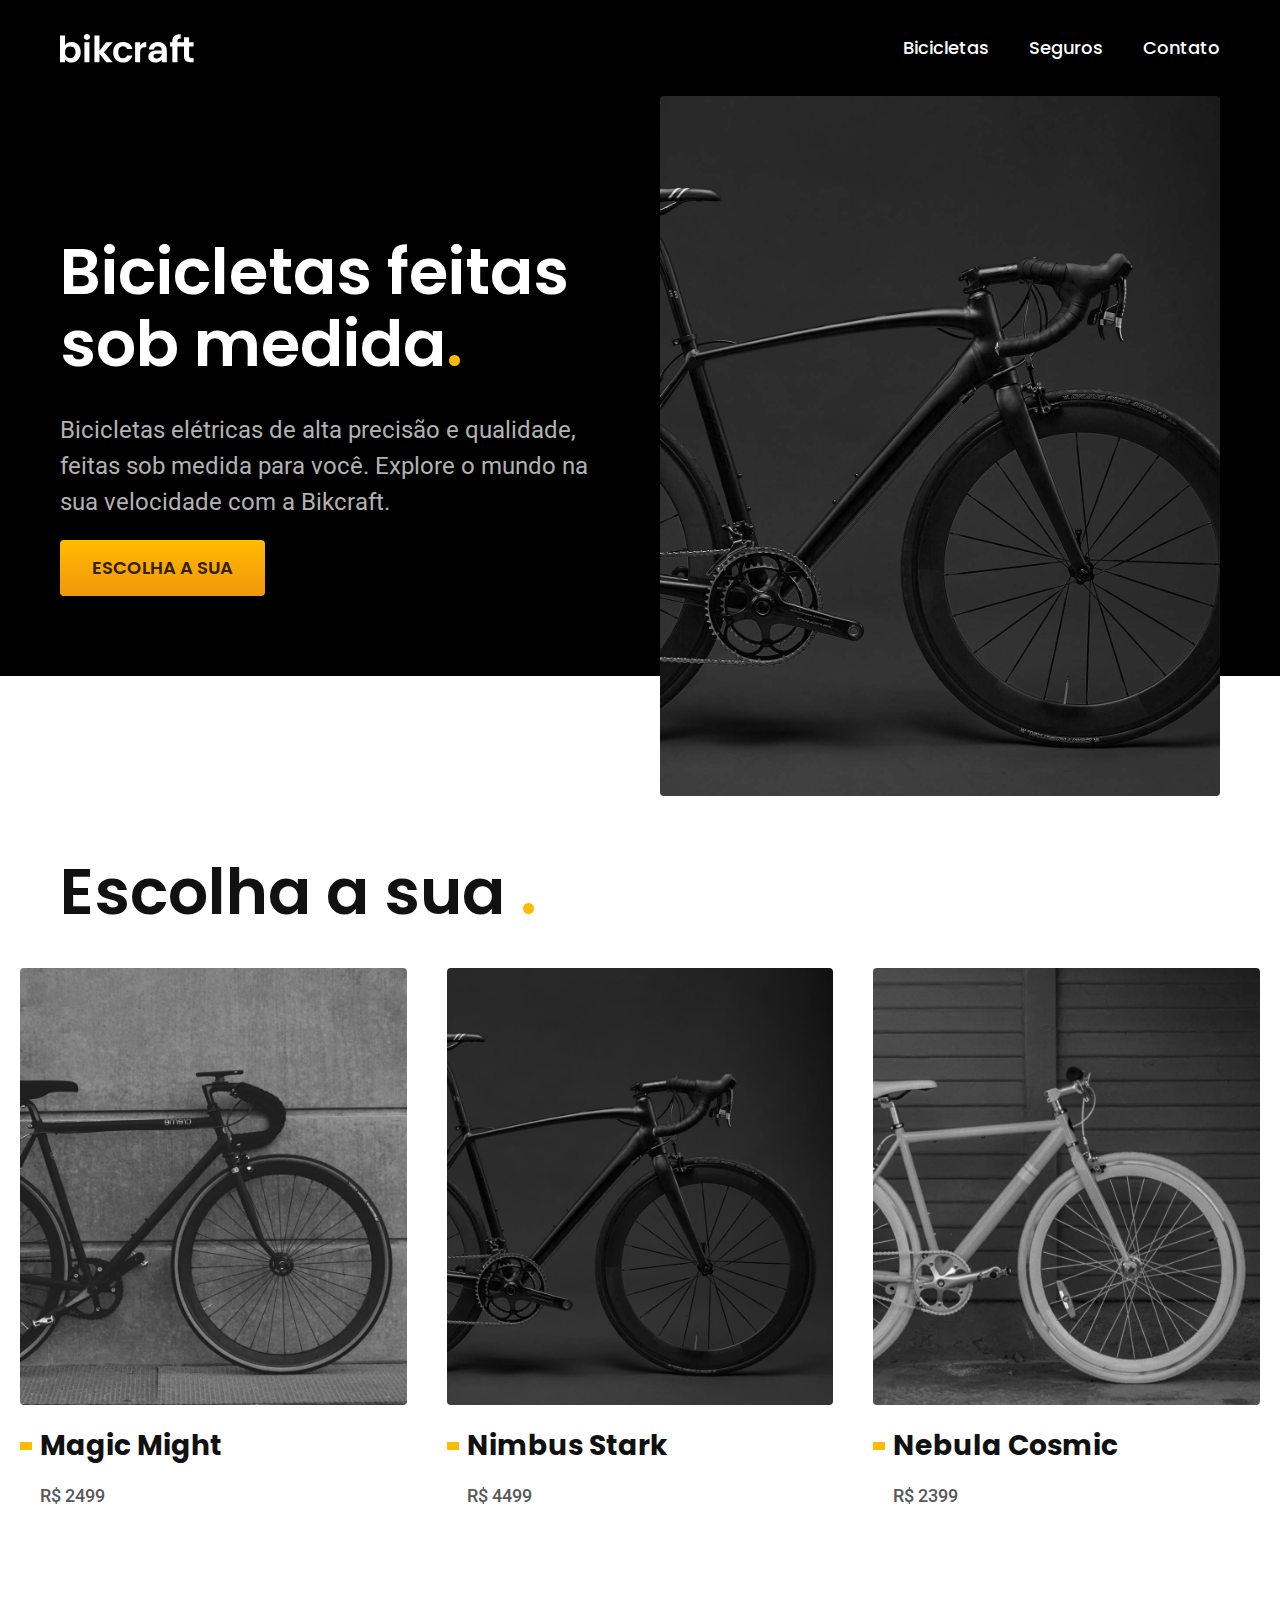
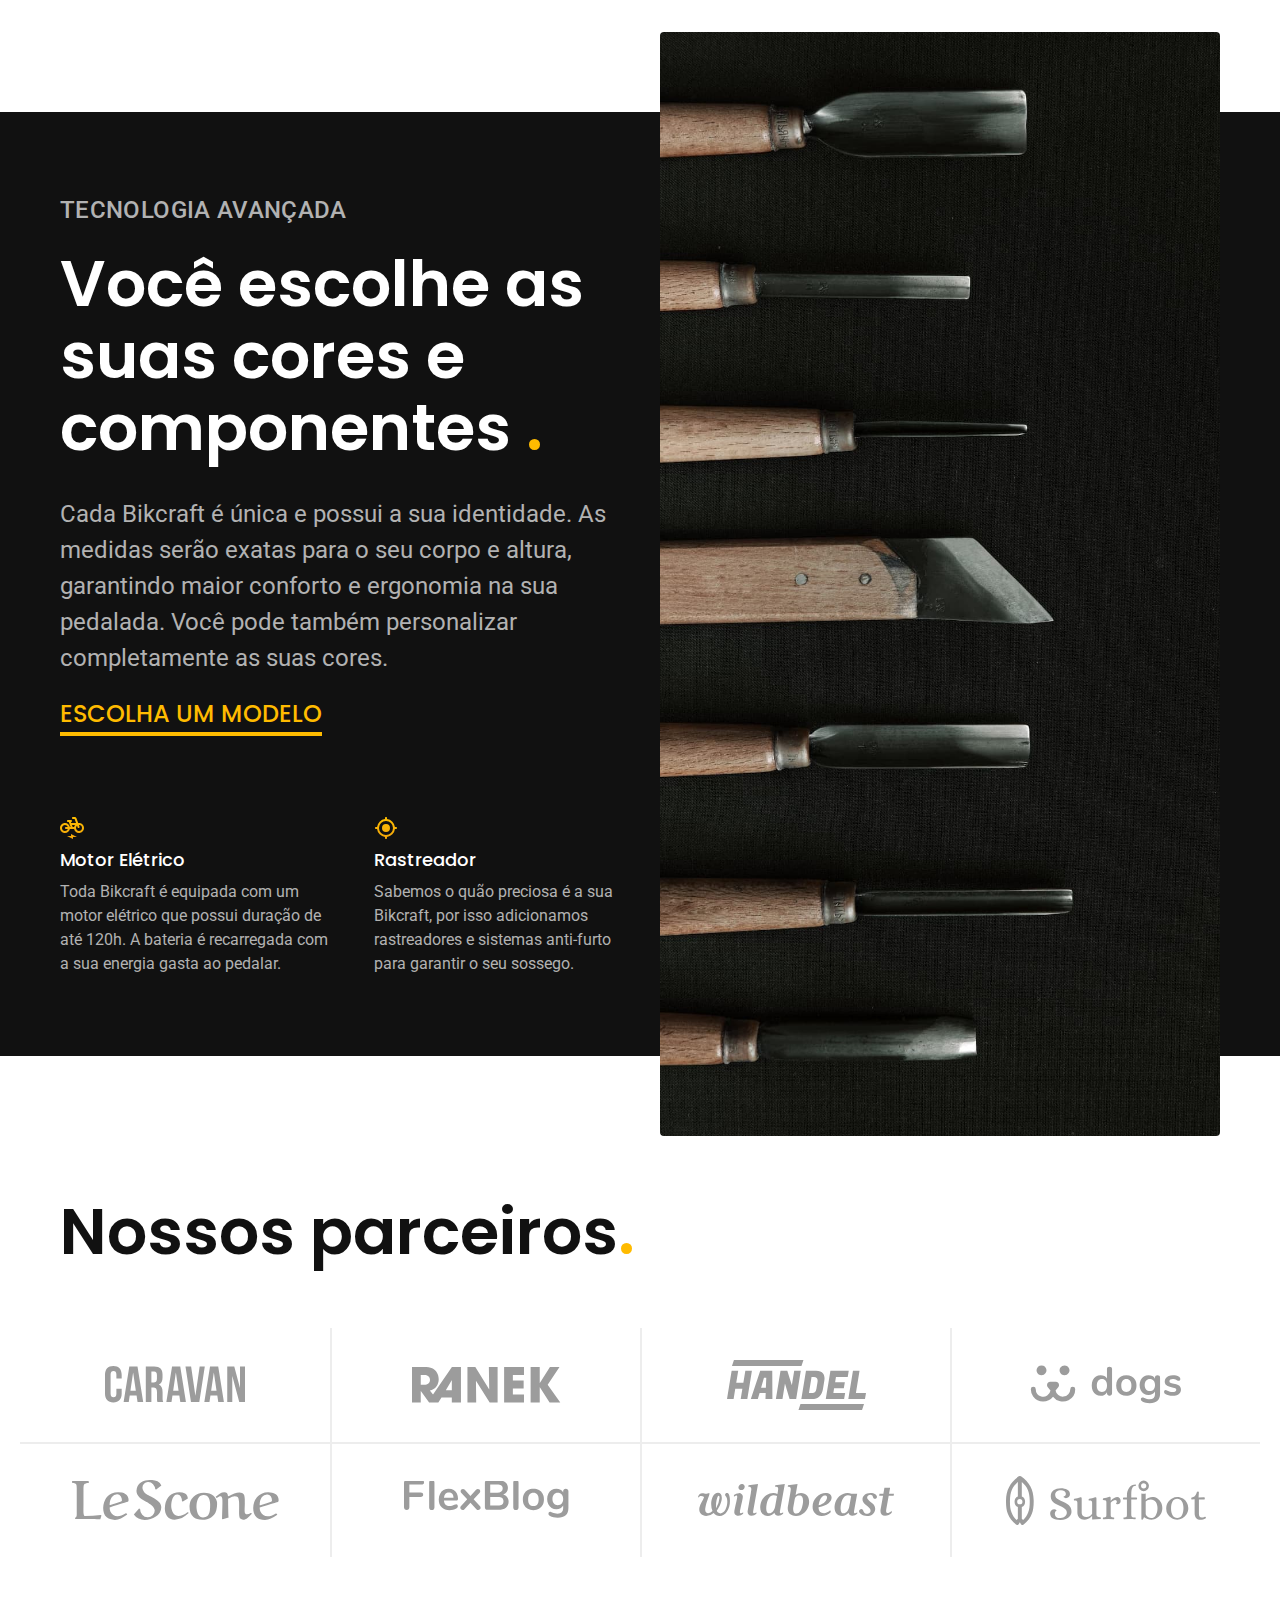
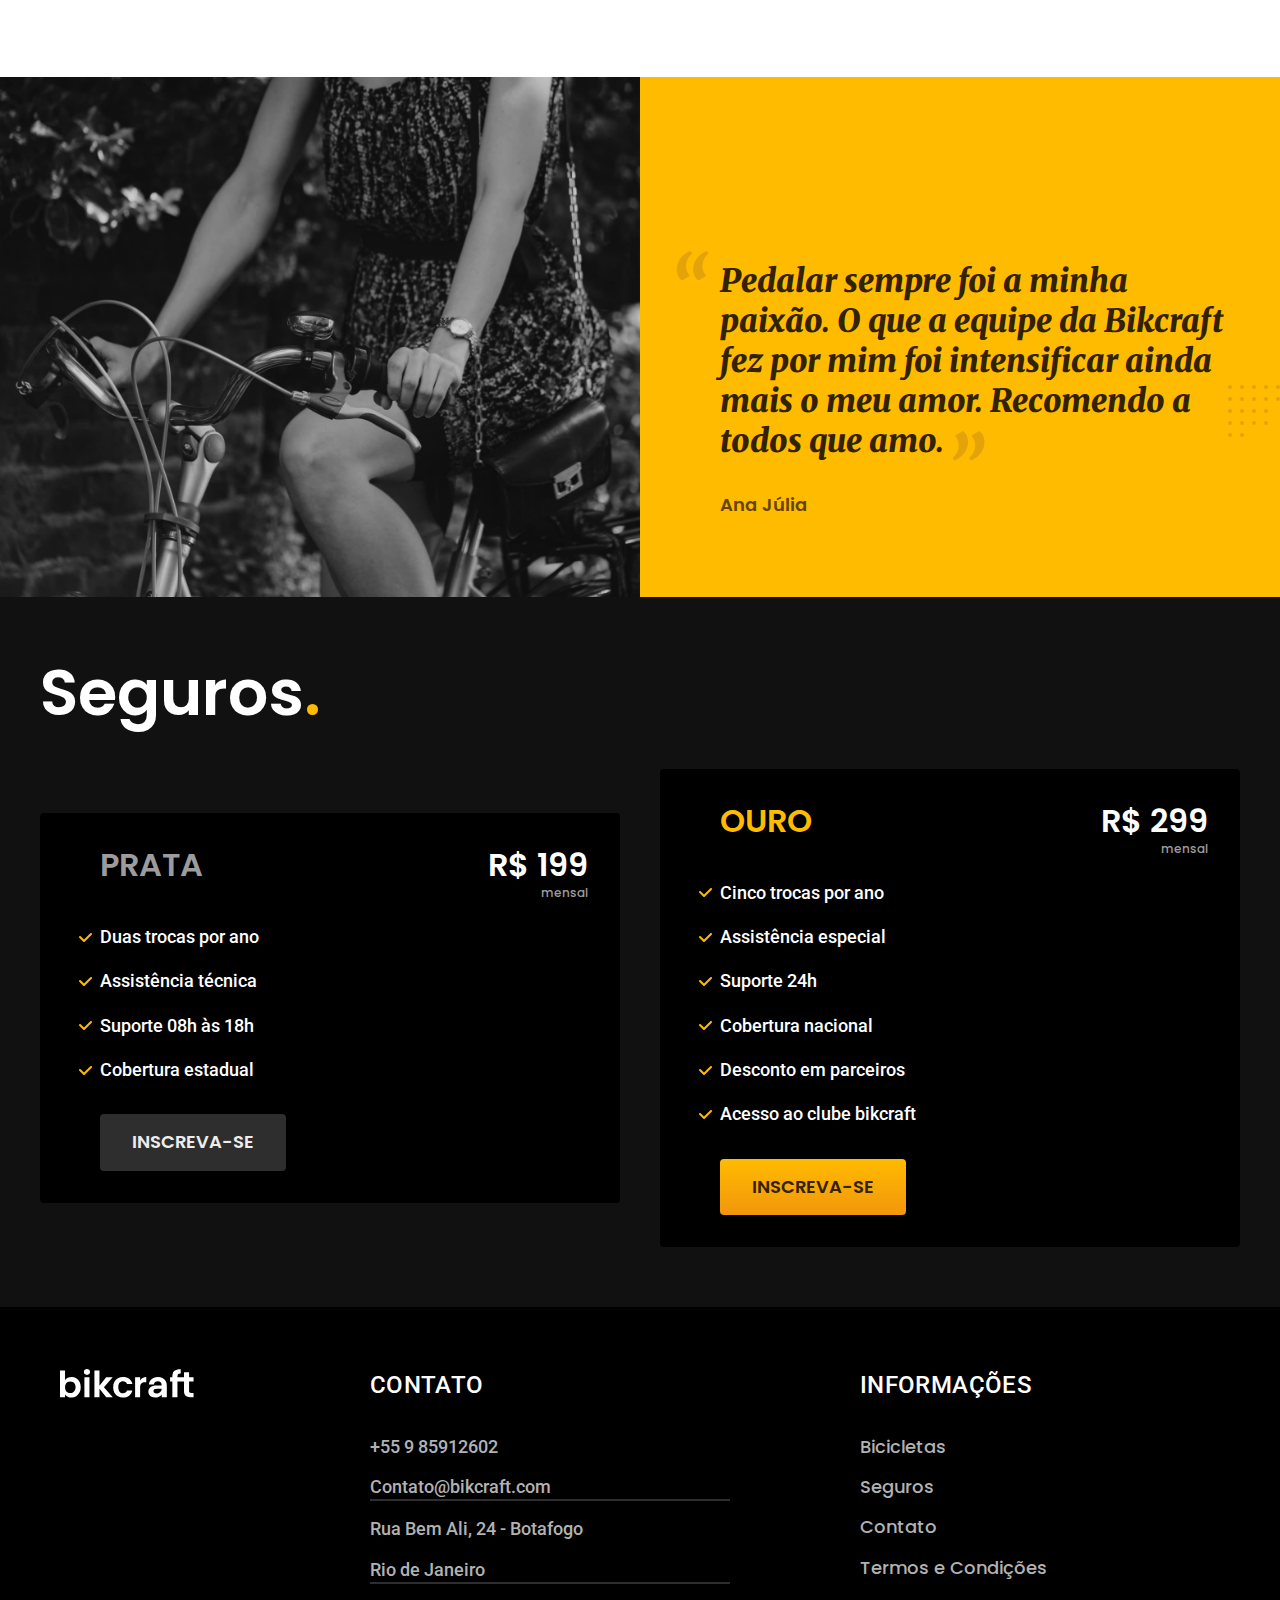
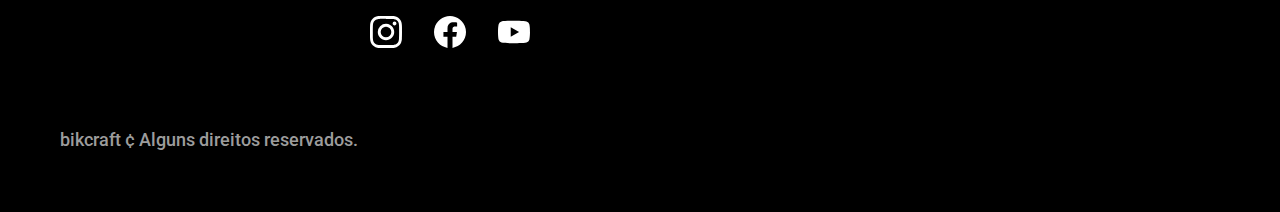
<file: index.html>
<!DOCTYPE html>
<html lang="pt-br">
  <head>
    <meta charset="UTF-8" />
    <meta http-equiv="X-UA-Compatible" content="IE=edge" />
    <meta name="viewport" content="width=device-width, initial-scale=1.0" />
    <meta
      name="description"
      content="Bicicletas elétricas de alta precisão e qualidade, feitas sob medida para o cliente. Explore o mundo na sua velocidade com a bikcraft."
    />
    <title>bikcraft - Bicicletas Elétricas</title>
    <link rel="shortcut icon" href="favicon.svg" type="image/svg+xml" />
    <link rel="preload" href="./CSS/style.min.css" as="style" />
    <link rel="stylesheet" href="./CSS/style.min.css" />

    <script>
      document.documentElement.classList.add("js");
    </script>

    <link rel="preconnect" href="https://fonts.googleapis.com" />
    <link rel="preconnect" href="https://fonts.gstatic.com" crossorigin />
    <link
      href="https://fonts.googleapis.com/css2?family=Poppins:wght@400;600&family=Roboto:wght@400;500&display=swap"
      rel="stylesheet"
    />
    <link
      href="https://fonts.googleapis.com/css2?family=Merriweather:ital,wght@1,900&family=Poppins:wght@400;600&display=swap"
      rel="stylesheet"
    />
  </head>
  <body>
    <header class="header-bg">
      <div class="header">
        <a href="./"><img src="./img/bikcraft.svg" alt="bikcraft" /></a>
        <nav aria-label="primaria">
          <ul class="header-menu font-1-m cor-0">
            <li><a href="./bicicletas.html">Bicicletas</a></li>
            <li><a href="./seguros.html">Seguros</a></li>
            <li><a href="./contato.html">Contato</a></li>
          </ul>
        </nav>
      </div>
    </header>

    <main class="introducao-bg">
      <div class="introducao container">
        <div class="introducao-conteudo">
          <h1 class="font-1-xxl cor-0">
            Bicicletas feitas sob medida<span class="cor-p1">.</span>
          </h1>
          <p class="font-2-l cor-5">
            Bicicletas elétricas de alta precisão e qualidade, feitas sob medida
            para você. Explore o mundo na sua velocidade com a Bikcraft.
          </p>
          <a class="botao" href="./bicicletas.html">Escolha a sua</a>
        </div>
        <picture class="introducao-imagem">
          <source
            media="(max-width:800px)"
            srcset="./img/bicicletas/nimbus.jpg"
          />
          <img
            src="./img/fotos/introducao.jpg"
            alt="Bicicleta elétrica preta"
          />
        </picture>
      </div>
    </main>

    <article class="bicicletas-list">
      <h2 class="container font-1-xxl">
        Escolha a sua <span class="cor-p1">.</span>
      </h2>

      <ul class="font-1-l">
        <li>
          <a href="./bicicletas/magic.html">
            <img src="./img/bicicletas/magic-home.jpg" alt="Bicicleta preta" />
            <h3>Magic Might</h3>
            <span class="font-2-m cor-8">R$ 2499</span>
          </a>
        </li>
        <li>
          <a href="./bicicletas/nimbus.html">
            <img src="./img/bicicletas/nimbus-home.jpg" alt="Bicicleta preta" />
            <h3>Nimbus Stark</h3>
            <span class="font-2-m cor-8">R$ 4499</span>
          </a>
        </li>
        <li>
          <a href="./bicicletas/nebula.html">
            <img src="./img/bicicletas/nebula-home.jpg" alt="Bicicleta preta" />
            <h3>Nebula Cosmic</h3>
            <span class="font-2-m cor-8">R$ 2399</span>
          </a>
        </li>
      </ul>
    </article>

    <article class="tecnologia-bg">
      <div class="tecnologia container">
        <div>
          <div class="tecnologia-conteudo">
            <span class="font-2-l-b cor-5">Tecnologia Avançada</span>
            <h2 class="font-1-xxl cor-0">
              Você escolhe as suas cores e componentes
              <span class="cor-p1">.</span>
            </h2>
            <p class="font-2-l cor-5">
              Cada Bikcraft é única e possui a sua identidade. As medidas serão
              exatas para o seu corpo e altura, garantindo maior conforto e
              ergonomia na sua pedalada. Você pode também personalizar
              completamente as suas cores.
            </p>
            <a class="link" href="./bicicletas.html">Escolha um modelo</a>

            <div class="tecnologia-vantagens">
              <div>
                <img src="./img/icones/eletrica.svg" />
                <h3 class="font-1-m cor-0">Motor Elétrico</h3>
                <p class="font-2-s cor-5">
                  Toda Bikcraft é equipada com um motor elétrico que possui
                  duração de até 120h. A bateria é recarregada com a sua energia
                  gasta ao pedalar.
                </p>
              </div>
              <div>
                <img src="./img/icones/rastreador.svg" />
                <h3 class="font-1-m cor-0">Rastreador</h3>
                <p class="font-2-s cor-5">
                  Sabemos o quão preciosa é a sua Bikcraft, por isso adicionamos
                  rastreadores e sistemas anti-furto para garantir o seu
                  sossego.
                </p>
              </div>
            </div>
          </div>
        </div>
        <div class="tecnologia-imagem">
          <img src="./img/fotos/tecnologia.jpg" />
        </div>
      </div>
    </article>

    <section class="parceiros" aria-label="Nossos Parceiros">
      <h2 class="container font-1-xxl">
        Nossos parceiros<span class="cor-p1">.</span>
      </h2>

      <ul>
        <li><img src="./img/parceiros/caravan.svg" alt="caravan" /></li>
        <li><img src="./img/parceiros/ranek.svg" alt="ranek.svg" /></li>
        <li><img src="./img/parceiros/handel.svg" alt="handel.svg" /></li>
        <li><img src="./img/parceiros/dogs.svg" alt="dogs.svg" /></li>
        <li><img src="./img/parceiros/lescone.svg" alt="lescone.svg" /></li>
        <li><img src="./img/parceiros/flexblog.svg" alt="caravan" /></li>
        <li><img src="./img/parceiros/wildbeast.svg" alt="wildbeast" /></li>
        <li><img src="./img/parceiros/surfbot.svg" alt="surfbot" /></li>
      </ul>
    </section>

    <section class="depoimento" aria-label="Depoimento">
      <div>
        <img
          src="./img/fotos/depoimento.jpg"
          alt="Pessoa pedalando uma bikcraft"
        />
      </div>
      <div class="depoimento-conteudo">
        <blockquote class="font-1-xl cor-p5">
          <p>
            Pedalar sempre foi a minha paixão. O que a equipe da Bikcraft fez
            por mim foi intensificar ainda mais o meu amor. Recomendo a todos
            que amo.
          </p>
        </blockquote>
        <span class="font-1-m-b cor-p4">Ana Júlia</span>
      </div>
    </section>

    <article class="seguros-bg">
      <div class="seguros container">
        <h2 class="font-1-xxl cor-0">Seguros<span class="cor-p1">.</span></h2>
        <div class="seguros-item">
          <h3 class="font-1-xl cor-6">PRATA</h3>
          <span class="font-1-xl cor-0"
            >R$ 199<span class="font-1-xs cor-6">mensal</span></span
          >
          <ul class="font-2-m cor-0">
            <li>Duas trocas por ano</li>
            <li>Assistência técnica</li>
            <li>Suporte 08h às 18h</li>
            <li>Cobertura estadual</li>
          </ul>
          <a class="botao secundario" href="./orcamento.html">Inscreva-se</a>
        </div>

        <div class="seguros-item">
          <h3 class="font-1-xl cor-p1">OURO</h3>
          <span class="font-1-xl cor-0"
            >R$ 299<span class="font-1-xs cor-6">mensal</span></span
          >
          <ul class="font-2-m cor-0">
            <li>Cinco trocas por ano</li>
            <li>Assistência especial</li>
            <li>Suporte 24h</li>
            <li>Cobertura nacional</li>
            <li>Desconto em parceiros</li>
            <li>Acesso ao clube bikcraft</li>
          </ul>
          <a class="botao" href="./orcamento.html">Inscreva-se</a>
        </div>
      </div>
    </article>

    <footer class="footer-bg">
      <div class="container footer">
        <img src="./img/bikcraft.svg" alt="bikcraft" />
        <div class="footer-contato">
          <h3 class="font-2-l-b cor-0">Contato</h3>
          <ul class="font-2-m cor-5">
            <!-- Colocar o href de um link dessa forma aí faz com que ele abra o aplicativo do telefone. -->
            <li><a href="tel:+55219999999"></a>+55 9 85912602</li>
            <li>
              <a href="mailto:contato@bikcraft.com">Contato@bikcraft.com</a>
            </li>
            <li>Rua Bem Ali, 24 - Botafogo</li>
            <li>Rio de Janeiro</li>
          </ul>

          <div class="footer-redes">
            <a href="./">
              <img src="./img/redes/instagram.svg" alt="Instagram" />
            </a>
            <a href="./">
              <img src="./img/redes/facebook.svg" alt="Facebook" />
            </a>
            <a href="./">
              <img src="./img/redes/youtube.svg" alt="YouTube" />
            </a>
          </div>
        </div>
        <div class="footer-informacoes">
          <h3 class="font-2-l-b cor-0">Informações</h3>
          <nav>
            <ul class="font-1-m cor-5">
              <li><a href="./bicicletas.html">Bicicletas</a></li>
              <li><a href="./seguros.html">Seguros</a></li>
              <li><a href="./contato.html">Contato</a></li>
              <li><a href="./termos.html">Termos e Condições</a></li>
            </ul>
          </nav>
        </div>
        <p class="footer-copy font-2-m cor-6">
          bikcraft ¢ Alguns direitos reservados.
        </p>
      </div>
    </footer>

    <script src="./js/script.js"></script>
  </body>
</html>
</file>
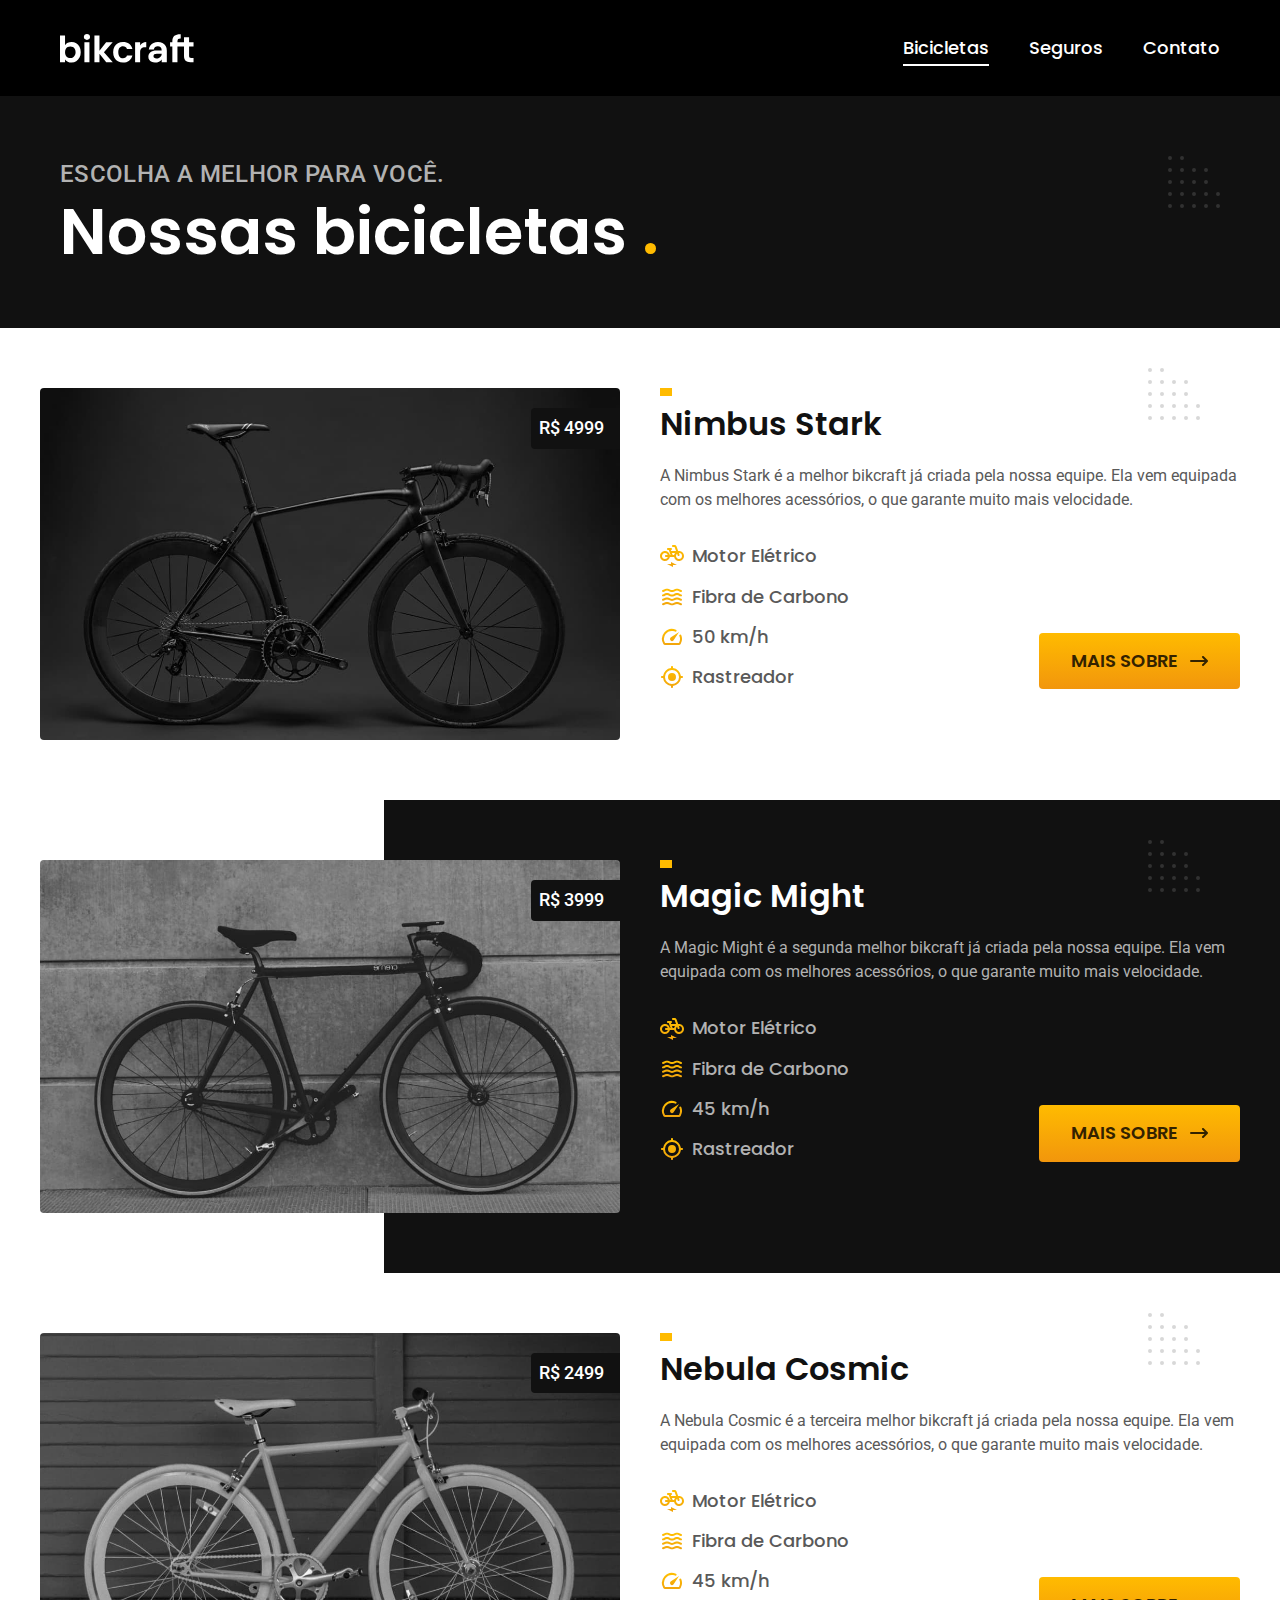
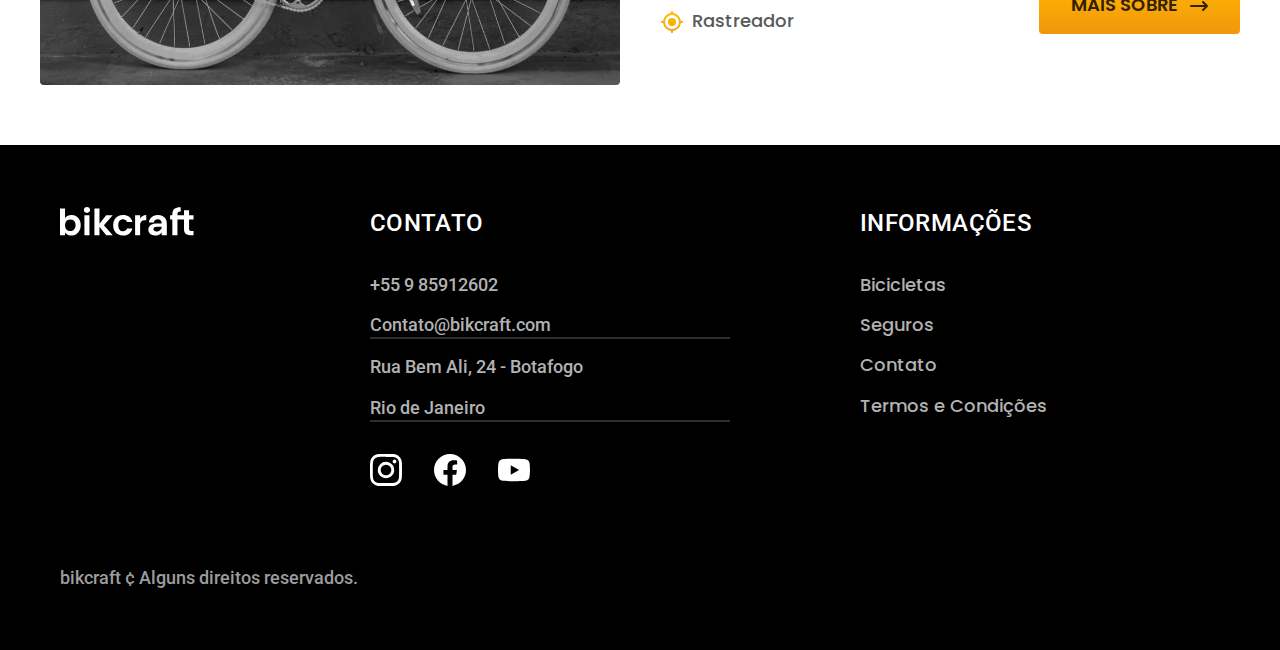
<file: bicicletas.html>
<!DOCTYPE html>
<html lang="pt-br">
  <head>
    <meta charset="UTF-8" />
    <meta http-equiv="X-UA-Compatible" content="IE=edge" />
    <meta name="viewport" content="width=device-width, initial-scale=1.0" />
    <meta name="description" content="Conheça nossas bicicletas bikcraft. " />
    <title>Bicicletas | bikcraft</title>
    <link rel="shortcut icon" href="favicon.svg" type="image/svg+xml" />
    <link rel="preload" href="./CSS/style.min.css" as="style" />
    <link rel="stylesheet" href="./CSS/style.min.css" />

    <script>
      document.documentElement.classList.add("js");
    </script>

    <link rel="preconnect" href="https://fonts.googleapis.com" />
    <link rel="preconnect" href="https://fonts.gstatic.com" crossorigin />
    <link
      href="https://fonts.googleapis.com/css2?family=Poppins:wght@400;600&family=Roboto:wght@400;500&display=swap"
      rel="stylesheet"
    />
    <link
      href="https://fonts.googleapis.com/css2?family=Merriweather:ital,wght@1,900&family=Poppins:wght@400;600&display=swap"
      rel="stylesheet"
    />
  </head>
  <body id="bicicletas">
    <header class="header-bg">
      <div class="header">
        <a href="./"><img src="./img/bikcraft.svg" alt="bikcraft" /></a>
        <nav aria-label="primaria">
          <ul class="header-menu font-1-m cor-0">
            <li><a href="./bicicletas.html">Bicicletas</a></li>
            <li><a href="./seguros.html">Seguros</a></li>
            <li><a href="./contato.html">Contato</a></li>
          </ul>
        </nav>
      </div>
    </header>

    <main>
      <div class="titulo-bg">
        <div class="titulo container">
          <p class="font-2-l-b cor-5">Escolha a melhor para você.</p>
          <h1 class="font-1-xxl cor-0">
            Nossas bicicletas <span class="cor-p1">.</span>
          </h1>
        </div>
      </div>
      <div class="bicicletas container">
        <div class="bicicletas-imagem">
          <img src="./img/bicicletas/nimbus.jpg" alt="Bicicleta preta" />
          <span class="font-2-m cor-0">R$ 4999</span>
        </div>
        <div class="bicicletas-conteudo">
          <h2 class="font-1-xl">Nimbus Stark</h2>
          <p class="font-2-s cor-8">
            A Nimbus Stark é a melhor bikcraft já criada pela nossa equipe. Ela
            vem equipada com os melhores acessórios, o que garante muito mais
            velocidade.
          </p>

          <ul class="font-1-m cor-8">
            <li>
              <img src="./img/icones/eletrica.svg" />
              Motor Elétrico
            </li>
            <li>
              <img src="./img/icones/carbono.svg" />
              Fibra de Carbono
            </li>
            <li>
              <img src="./img/icones/velocidade.svg" />
              50 km/h
            </li>
            <li>
              <img src="./img/icones/rastreador.svg" />
              Rastreador
            </li>
          </ul>
          <a class="botao seta" href="./bicicletas/nimbus.html">Mais sobre</a>
        </div>
      </div>

      <div class="bicicletas-bg">
        <div class="bicicletas container">
          <div class="bicicletas-imagem">
            <img src="./img/bicicletas/magic.jpg" alt="Bicicleta branca" />
            <span class="font-2-m cor-0">R$ 3999</span>
          </div>
          <div class="bicicletas-conteudo">
            <h2 class="font-1-xl cor-0">Magic Might</h2>
            <p class="font-2-s cor-5">
              A Magic Might é a segunda melhor bikcraft já criada pela nossa
              equipe. Ela vem equipada com os melhores acessórios, o que garante
              muito mais velocidade.
            </p>

            <ul class="font-1-m cor-5">
              <li>
                <img src="./img/icones/eletrica.svg" />
                Motor Elétrico
              </li>
              <li>
                <img src="./img/icones/carbono.svg" />
                Fibra de Carbono
              </li>
              <li>
                <img src="./img/icones/velocidade.svg" />
                45 km/h
              </li>
              <li>
                <img src="./img/icones/rastreador.svg" />
                Rastreador
              </li>
            </ul>
            <a class="botao seta" href="./bicicletas/magic.html">Mais sobre</a>
          </div>
        </div>
      </div>

      <div class="bicicletas container">
        <div class="bicicletas-imagem">
          <img src="./img/bicicletas/nebula.jpg" alt="Bicicleta preta" />
          <span class="font-2-m cor-0">R$ 2499</span>
        </div>
        <div class="bicicletas-conteudo">
          <h2 class="font-1-xl">Nebula Cosmic</h2>
          <p class="font-2-s cor-8">
            A Nebula Cosmic é a terceira melhor bikcraft já criada pela nossa
            equipe. Ela vem equipada com os melhores acessórios, o que garante
            muito mais velocidade.
          </p>

          <ul class="font-1-m cor-8">
            <li>
              <img src="./img/icones/eletrica.svg" />
              Motor Elétrico
            </li>
            <li>
              <img src="./img/icones/carbono.svg" />
              Fibra de Carbono
            </li>
            <li>
              <img src="./img/icones/velocidade.svg" />
              45 km/h
            </li>
            <li>
              <img src="./img/icones/rastreador.svg" />
              Rastreador
            </li>
          </ul>
          <a class="botao seta" href="./bicicletas/nebula.html">Mais sobre</a>
        </div>
      </div>
    </main>

    <footer class="footer-bg">
      <div class="container footer">
        <img src="./img/bikcraft.svg" alt="bikcraft" />
        <div class="footer-contato">
          <h3 class="font-2-l-b cor-0">Contato</h3>
          <ul class="font-2-m cor-5">
            <!-- Colocar o href de um link dessa forma aí faz com que ele abra o aplicativo do telefone. -->
            <li><a href="tel:+55219999999"></a>+55 9 85912602</li>
            <li>
              <a href="mailto:contato@bikcraft.com">Contato@bikcraft.com</a>
            </li>
            <li>Rua Bem Ali, 24 - Botafogo</li>
            <li>Rio de Janeiro</li>
          </ul>

          <div class="footer-redes">
            <a href="./">
              <img src="./img/redes/instagram.svg" alt="Instagram" />
            </a>
            <a href="./">
              <img src="./img/redes/facebook.svg" alt="Facebook" />
            </a>
            <a href="./">
              <img src="./img/redes/youtube.svg" alt="YouTube" />
            </a>
          </div>
        </div>
        <div class="footer-informacoes">
          <h3 class="font-2-l-b cor-0">Informações</h3>
          <nav>
            <ul class="font-1-m cor-5">
              <li><a href="./bicicletas.html">Bicicletas</a></li>
              <li><a href="./seguros.html">Seguros</a></li>
              <li><a href="./contato.html">Contato</a></li>
              <li><a href="./termos.html">Termos e Condições</a></li>
            </ul>
          </nav>
        </div>
        <p class="footer-copy font-2-m cor-6">
          bikcraft ¢ Alguns direitos reservados.
        </p>
      </div>
    </footer>
    <script src="./js/script.js"></script>
  </body>
</html>
</file>
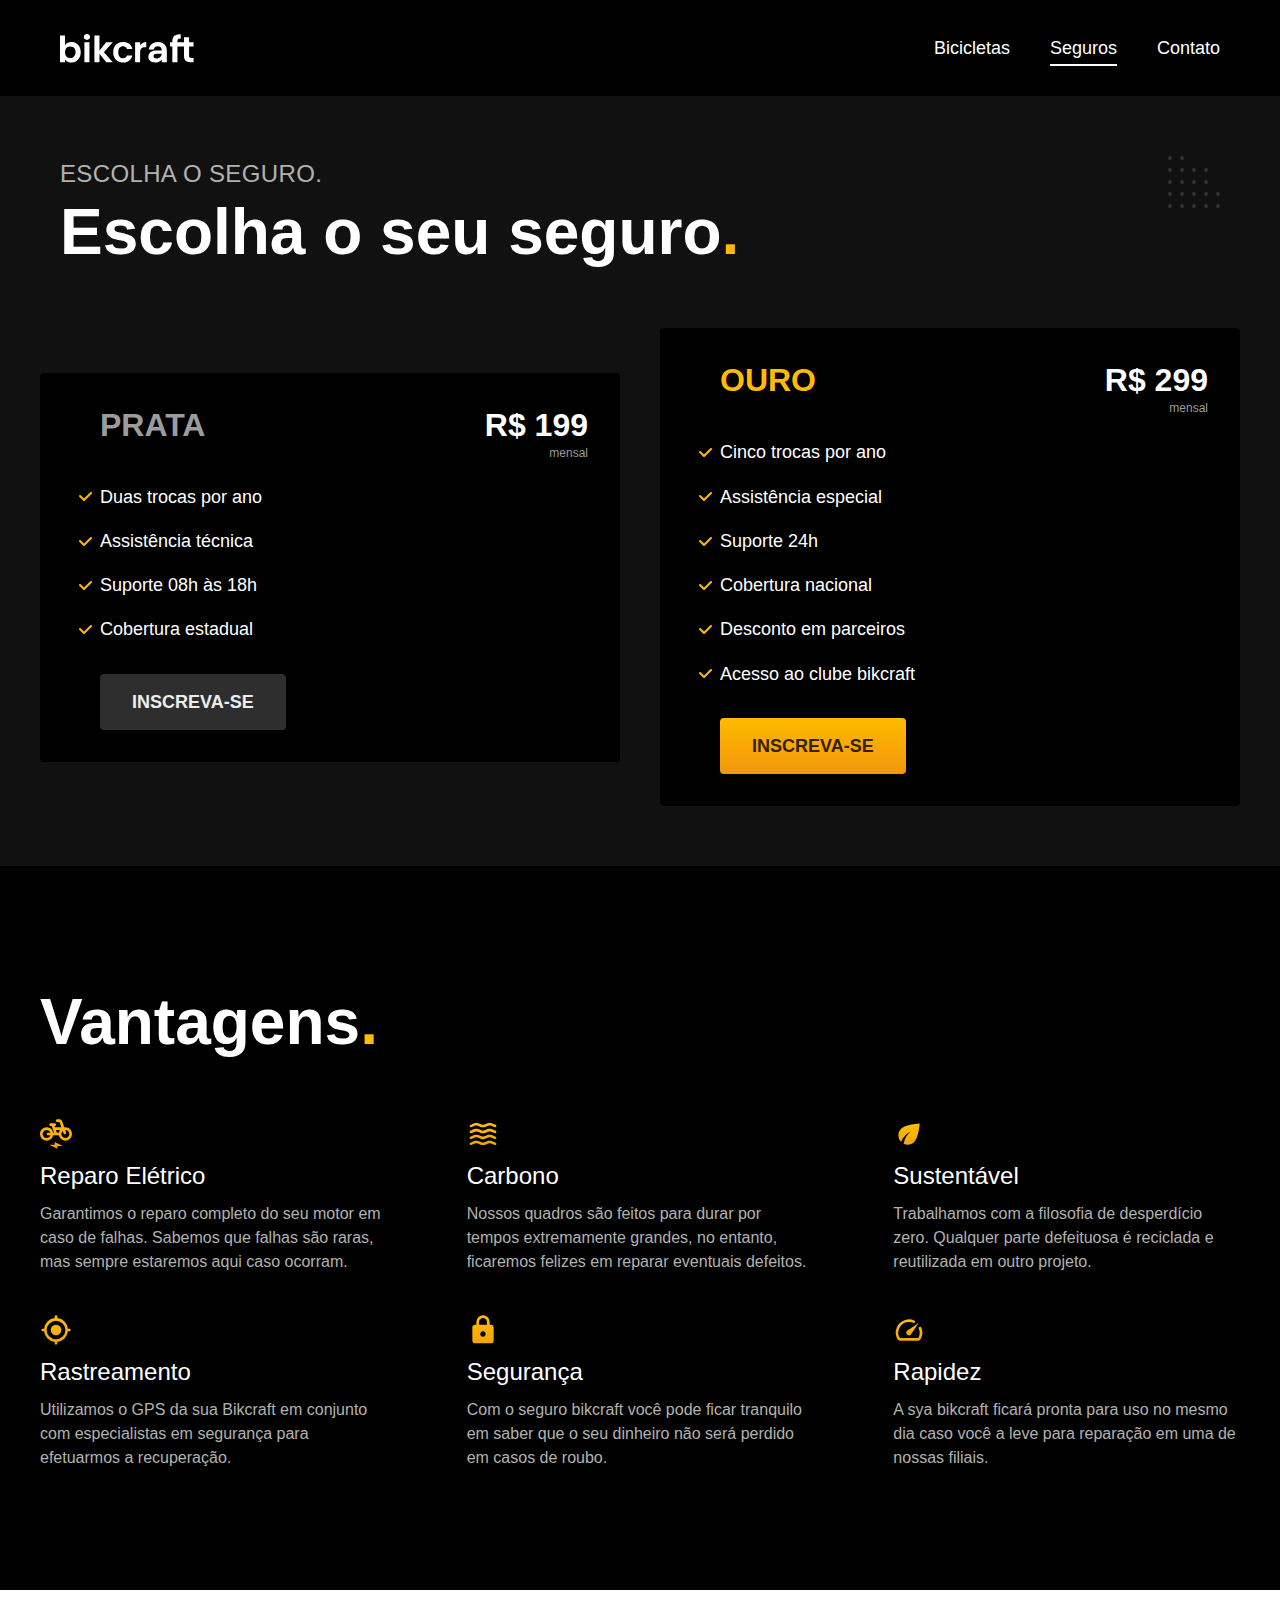
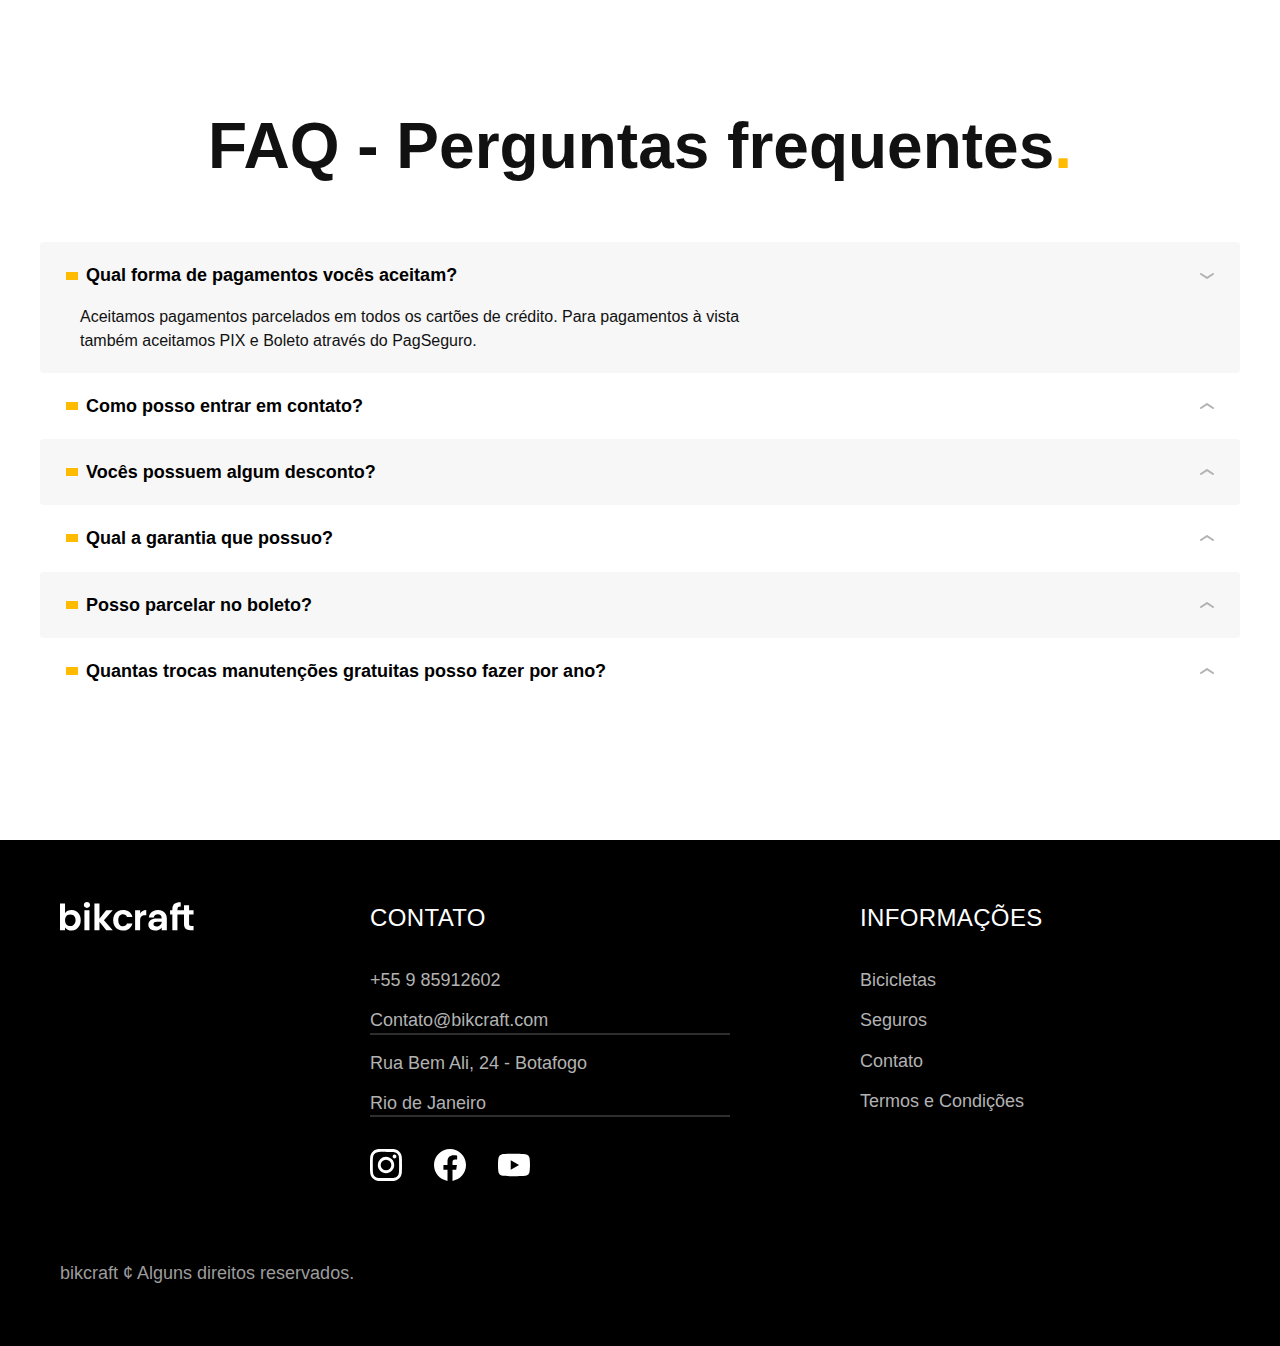
<file: seguros.html>
<!DOCTYPE html>
<html lang="pt-br">
  <head>
    <meta charset="UTF-8" />
    <meta http-equiv="X-UA-Compatible" content="IE=edge" />
    <meta name="viewport" content="width=device-width, initial-scale=1.0" />
    <meta name="description" content="Nossos seguros." />
    <title>Seguros | bikcraft</title>
    <link rel="shortcut icon" href="favicon.svg" type="image/svg+xml">
    <link rel="preload" href="./CSS/style.min.css" as="style" />
    <link rel="stylesheet" href="./CSS/style.min.css" />
    
  <script>
      document.documentElement.classList.add('js');
    </script>
  </head>
  <body id="seguros">
    <header class="header-bg">
      <div class="header">
        <a href="./"><img src="./img/bikcraft.svg" alt="bikcraft" /></a>
        <nav aria-label="primaria">
          <ul class="header-menu font-1-m cor-0">
            <li><a href="./bicicletas.html">Bicicletas</a></li>
            <li><a href="./seguros.html">Seguros</a></li>
            <li><a href="./contato.html">Contato</a></li>
          </ul>
        </nav>
      </div>
    </header>

    <main class="seguros-bg">
      <div class="titulo-bg">
        <div class="titulo container">
          <p class="font-2-l-b cor-5">Escolha o seguro.</p>
          <h1 class="font-1-xxl cor-0">
            Escolha o seu seguro<span class="cor-p1">.</span>
          </h1>
        </div>
      </div>

      <div class="seguros container">
        <div class="seguros-item">
          <h3 class="font-1-xl cor-6">PRATA</h3>
          <span class="font-1-xl cor-0"
            >R$ 199<span class="font-1-xs cor-6">mensal</span></span
          >
          <ul class="font-2-m cor-0">
            <li>Duas trocas por ano</li>
            <li>Assistência técnica</li>
            <li>Suporte 08h às 18h</li>
            <li>Cobertura estadual</li>
          </ul>
          <a
            class="botao secundario"
            href="./orcamento.html?tipo=seguro&produto=prata"
            >Inscreva-se</a
          >
        </div>

        <div class="seguros-item">
          <h3 class="font-1-xl cor-p1">OURO</h3>
          <span class="font-1-xl cor-0"
            >R$ 299<span class="font-1-xs cor-6">mensal</span></span
          >
          <ul class="font-2-m cor-0">
            <li>Cinco trocas por ano</li>
            <li>Assistência especial</li>
            <li>Suporte 24h</li>
            <li>Cobertura nacional</li>
            <li>Desconto em parceiros</li>
            <li>Acesso ao clube bikcraft</li>
          </ul>
          <a class="botao" href="./orcamento.html?tipo=seguro&produto=ouro"
            >Inscreva-se</a
          >
        </div>
      </div>
    </main>

    <article class="vantagens-bg">
      <div class="vantagens container">
        <h2 class="font-1-xxl cor-0">Vantagens<span class="cor-p1">.</span></h2>
        <ul>
          <li>
            <img src="./img/icones/eletrica.svg" alt="" />
            <h3 class="font-1-l cor-0">Reparo Elétrico</h3>
            <p class="font-2-s cor-5">
              Garantimos o reparo completo do seu motor em caso de falhas.
              Sabemos que falhas são raras, mas sempre estaremos aqui caso
              ocorram.
            </p>
          </li>
          <li>
            <img src="./img/icones/carbono.svg" alt="" />
            <h3 class="font-1-l cor-0">Carbono</h3>
            <p class="font-2-s cor-5">
              Nossos quadros são feitos para durar por tempos extremamente
              grandes, no entanto, ficaremos felizes em reparar eventuais
              defeitos.
            </p>
          </li>
          <li>
            <img src="./img/icones/sustentavel.svg" alt="" />
            <h3 class="font-1-l cor-0">Sustentável</h3>
            <p class="font-2-s cor-5">
              Trabalhamos com a filosofia de desperdício zero. Qualquer parte
              defeituosa é reciclada e reutilizada em outro projeto.
            </p>
          </li>
          <li>
            <img src="./img/icones/rastreador.svg" alt="" />
            <h3 class="font-1-l cor-0">Rastreamento</h3>
            <p class="font-2-s cor-5">
              Utilizamos o GPS da sua Bikcraft em conjunto com especialistas em
              segurança para efetuarmos a recuperação.
            </p>
          </li>
          <li>
            <img src="./img/icones/seguro.svg" alt="" />
            <h3 class="font-1-l cor-0">Segurança</h3>
            <p class="font-2-s cor-5">
              Com o seguro bikcraft você pode ficar tranquilo em saber que o seu
              dinheiro não será perdido em casos de roubo.
            </p>
          </li>
          <li>
            <img src="./img/icones/velocidade.svg" alt="" />
            <h3 class="font-1-l cor-0">Rapidez</h3>
            <p class="font-2-s cor-5">
              A sya bikcraft ficará pronta para uso no mesmo dia caso você a
              leve para reparação em uma de nossas filiais.
            </p>
          </li>
        </ul>
      </div>
    </article>

    <article class="perguntas container">
      <h2 class="font-1-xxl">
        FAQ - Perguntas frequentes<span class="cor-p1">.</span>
      </h2>

      <dl>
        <div>
          <dt><button aria-expanded="true" aria-controls="pergunta1" class="font-1-m-b ">Qual forma de pagamentos vocês aceitam?</button></dt>
          <dd id="pergunta1" class="font-2-s ativa">
            Aceitamos pagamentos parcelados em todos os cartões de crédito. Para
            pagamentos à vista também aceitamos PIX e Boleto através do
            PagSeguro.
          </dd>
        </div>
        <div>
          <dt><button aria-expanded="false" aria-controls="pergunta2" class="font-1-m-b">Como posso entrar em contato?</dt>
          <dd id="pergunta2" class="font-2-s">
            Aceitamos pagamentos parcelados em todos os cartões de crédito. Para
            pagamentos à vista também aceitamos.
          </dd>
        </div>
        <div>
          <dt><button aria-expanded="false" aria-controls="pergunta3" class="font-1-m-b">Vocês possuem algum desconto?</button></dt>
          <dd id="pergunta3" class="font-2-s">
            Aceitamos pagamentos parcelados em todos os cartões de crédito. Para
            pagamentos à vista também aceitamos.
          </dd>
        </div>
        <div>
          <dt><button aria-expanded="false" aria-controls="pergunta4" class="font-1-m-b">Qual a garantia que possuo?</button></dt>
          <dd id="pergunta4" class="font-2-s">
            Aceitamos pagamentos parcelados em todos os cartões de crédito. Para
            pagamentos à vista também aceitamos.
          </dd>
        </div>
        <div>
          <dt><button aria-expanded="false" aria-controls="pergunta5" class="font-1-m-b">Posso parcelar no boleto?</button></dt>
          <dd id="pergunta5" class="font-2-s">
            Aceitamos pagamentos parcelados em todos os cartões de crédito. Para
            pagamentos à vista também aceitamos.
          </dd>
        </div>
        <div>
          <dt><button aria-expanded="false" aria-controls="pergunta6" class="font-1-m-b">
            Quantas trocas manutenções gratuitas posso fazer por ano?</button>
          </dt>
          <dd id="pergunta6" class="font-2-s">
            Aceitamos pagamentos parcelados em todos os cartões de crédito. Para
            pagamentos à vista também aceitamos.
          </dd>
        </div>
      </dl>
    </article>

    <footer class="footer-bg">
      <div class="container footer">
        <img src="./img/bikcraft.svg" alt="bikcraft" />
        <div class="footer-contato">
          <h3 class="font-2-l-b cor-0">Contato</h3>
          <ul class="font-2-m cor-5">
            <!-- Colocar o href de um link dessa forma aí faz com que ele abra o aplicativo do telefone. -->
            <li><a href="tel:+55219999999"></a>+55 9 85912602</li>
            <li>
              <a href="mailto:contato@bikcraft.com">Contato@bikcraft.com</a>
            </li>
            <li>Rua Bem Ali, 24 - Botafogo</li>
            <li>Rio de Janeiro</li>
          </ul>

          <div class="footer-redes">
            <a href="./">
              <img src="./img/redes/instagram.svg" alt="Instagram" />
            </a>
            <a href="./">
              <img src="./img/redes/facebook.svg" alt="Facebook" />
            </a>
            <a href="./">
              <img src="./img/redes/youtube.svg" alt="YouTube" />
            </a>
          </div>
        </div>
        <div class="footer-informacoes">
          <h3 class="font-2-l-b cor-0">Informações</h3>
          <nav>
            <ul class="font-1-m cor-5">
              <li><a href="./bicicletas.html">Bicicletas</a></li>
              <li><a href="./seguros.html">Seguros</a></li>
              <li><a href="./contato.html">Contato</a></li>
              <li><a href="./termos.html">Termos e Condições</a></li>
            </ul>
          </nav>
        </div>
        <p class="footer-copy font-2-m cor-6">
          bikcraft ¢ Alguns direitos reservados.
        </p>
      </div>
    </footer>
    <script src="./js/script.js"></script>
  </body>
</html>
</file>
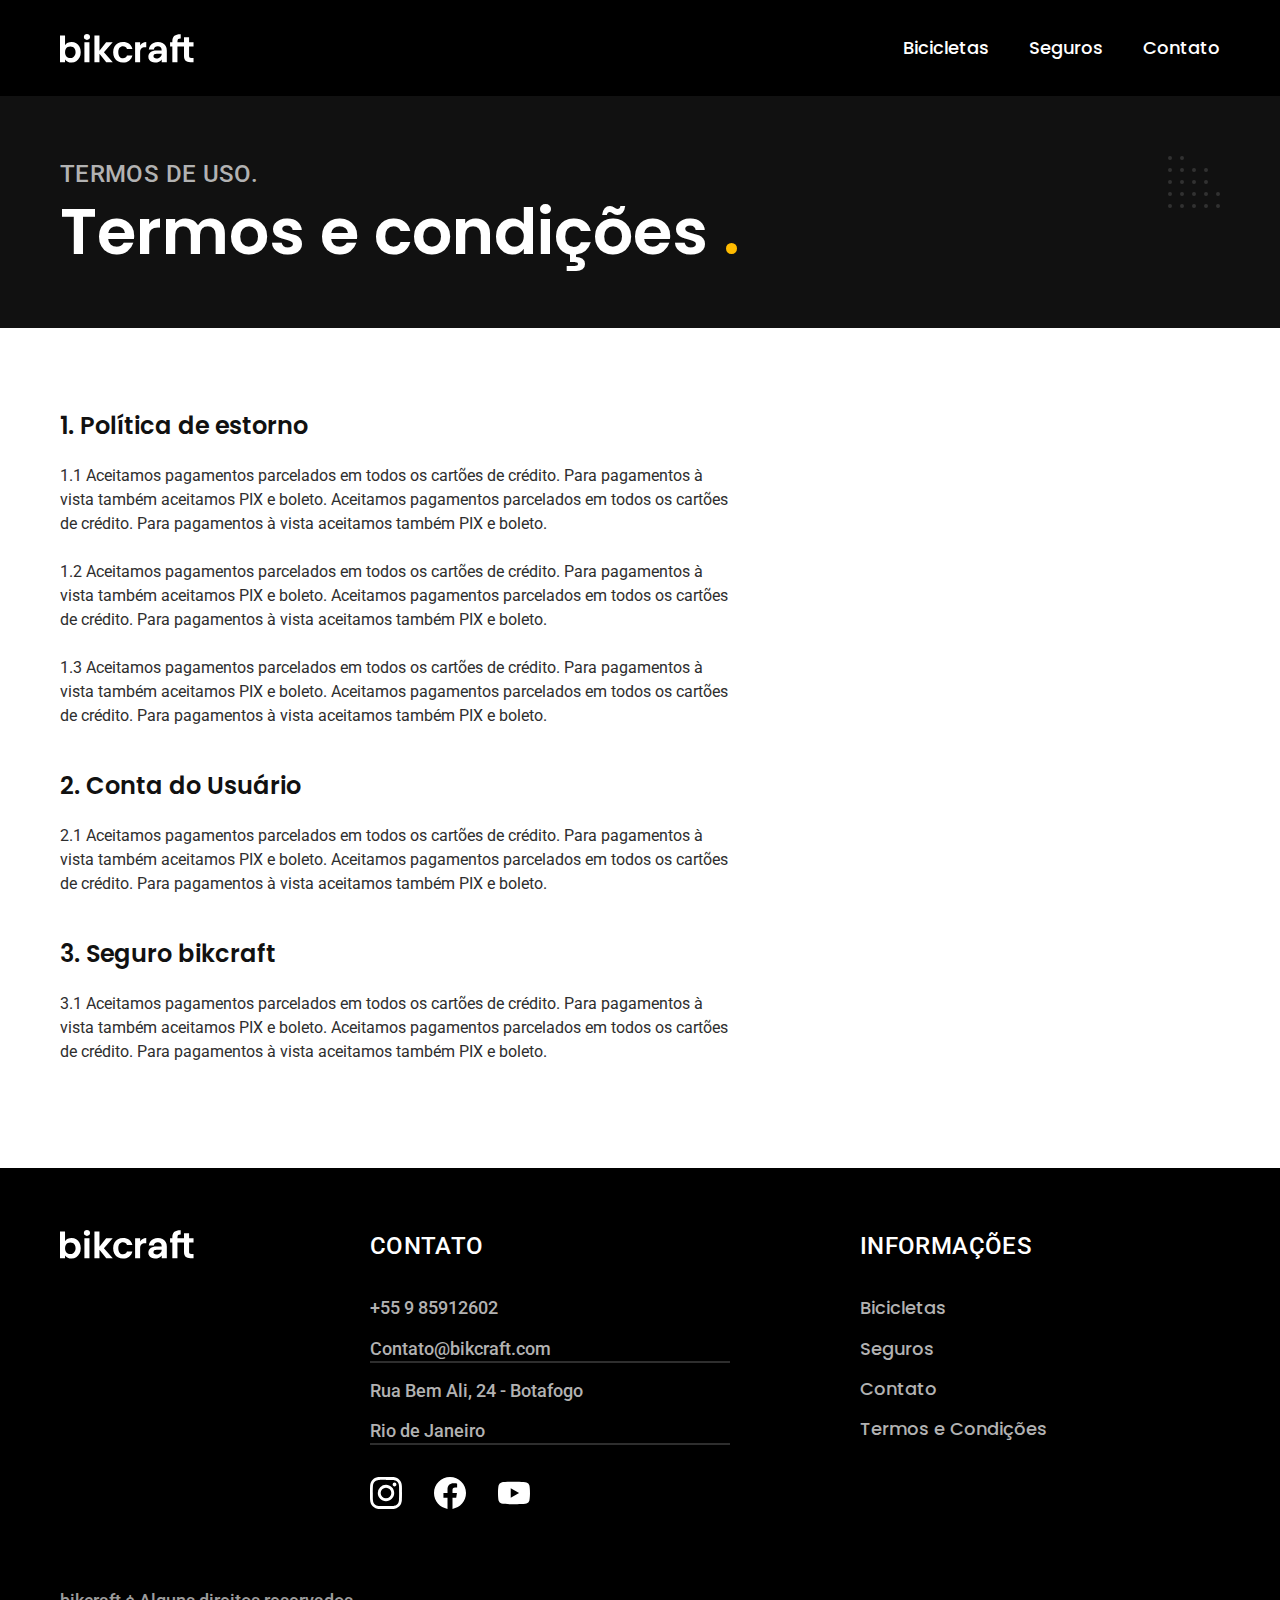
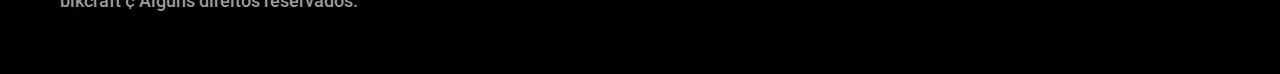
<file: termos.html>
<!DOCTYPE html>
<html lang="pt-br">
  <head>
    <meta charset="UTF-8" />
    <meta http-equiv="X-UA-Compatible" content="IE=edge" />
    <meta name="viewport" content="width=device-width, initial-scale=1.0" />
    <meta name="description" content="Termos e condições." />
    <title>Termos e Condições | bikcraft</title>
    <link rel="shortcut icon" href="favicon.svg" type="image/svg+xml" />
    <link rel="preload" href="./CSS/style.min.css" as="style" />
    <link rel="stylesheet" href="./CSS/style.min.css" />

    <script>
      document.documentElement.classList.add("js");
    </script>

    <link rel="preconnect" href="https://fonts.googleapis.com" />
    <link rel="preconnect" href="https://fonts.gstatic.com" crossorigin />
    <link
      href="https://fonts.googleapis.com/css2?family=Poppins:wght@400;600&family=Roboto:wght@400;500&display=swap"
      rel="stylesheet"
    />
    <link
      href="https://fonts.googleapis.com/css2?family=Merriweather:ital,wght@1,900&family=Poppins:wght@400;600&display=swap"
      rel="stylesheet"
    />
  </head>
  <body id="termos">
    <header class="header-bg">
      <div class="header">
        <a href="./"><img src="./img/bikcraft.svg" alt="bikcraft" /></a>
        <nav aria-label="primaria">
          <ul class="header-menu font-1-m cor-0">
            <li><a href="./bicicletas.html">Bicicletas</a></li>
            <li><a href="./seguros.html">Seguros</a></li>
            <li><a href="./contato.html">Contato</a></li>
          </ul>
        </nav>
      </div>
    </header>

    <main>
      <div class="titulo-bg">
        <div class="titulo container">
          <p class="font-2-l-b cor-5">Termos de uso.</p>
          <h1 class="font-1-xxl cor-0">
            Termos e condições <span class="cor-p1">.</span>
          </h1>
        </div>
      </div>

      <div class="termos container font-2-s cor-10">
        <h2 class="font-1-l cor-11">1. Política de estorno</h2>
        <p>
          1.1 Aceitamos pagamentos parcelados em todos os cartões de crédito.
          Para pagamentos à vista também aceitamos PIX e boleto. Aceitamos
          pagamentos parcelados em todos os cartões de crédito. Para pagamentos
          à vista aceitamos também PIX e boleto.
        </p>
        <p>
          1.2 Aceitamos pagamentos parcelados em todos os cartões de crédito.
          Para pagamentos à vista também aceitamos PIX e boleto. Aceitamos
          pagamentos parcelados em todos os cartões de crédito. Para pagamentos
          à vista aceitamos também PIX e boleto.
        </p>
        <p>
          1.3 Aceitamos pagamentos parcelados em todos os cartões de crédito.
          Para pagamentos à vista também aceitamos PIX e boleto. Aceitamos
          pagamentos parcelados em todos os cartões de crédito. Para pagamentos
          à vista aceitamos também PIX e boleto.
        </p>
        <h2 class="font-1-l cor-11">2. Conta do Usuário</h2>
        <p>
          2.1 Aceitamos pagamentos parcelados em todos os cartões de crédito.
          Para pagamentos à vista também aceitamos PIX e boleto. Aceitamos
          pagamentos parcelados em todos os cartões de crédito. Para pagamentos
          à vista aceitamos também PIX e boleto.
        </p>
        <h2 class="font-1-l cor-11">3. Seguro bikcraft</h2>
        <p>
          3.1 Aceitamos pagamentos parcelados em todos os cartões de crédito.
          Para pagamentos à vista também aceitamos PIX e boleto. Aceitamos
          pagamentos parcelados em todos os cartões de crédito. Para pagamentos
          à vista aceitamos também PIX e boleto.
        </p>
      </div>
    </main>

    <footer class="footer-bg">
      <div class="container footer">
        <img src="./img/bikcraft.svg" alt="bikcraft" />
        <div class="footer-contato">
          <h3 class="font-2-l-b cor-0">Contato</h3>
          <ul class="font-2-m cor-5">
            <!-- Colocar o href de um link dessa forma aí faz com que ele abra o aplicativo do telefone. -->
            <li><a href="tel:+55219999999"></a>+55 9 85912602</li>
            <li>
              <a href="mailto:contato@bikcraft.com">Contato@bikcraft.com</a>
            </li>
            <li>Rua Bem Ali, 24 - Botafogo</li>
            <li>Rio de Janeiro</li>
          </ul>

          <div class="footer-redes">
            <a href="./">
              <img src="./img/redes/instagram.svg" alt="Instagram" />
            </a>
            <a href="./">
              <img src="./img/redes/facebook.svg" alt="Facebook" />
            </a>
            <a href="./">
              <img src="./img/redes/youtube.svg" alt="YouTube" />
            </a>
          </div>
        </div>
        <div class="footer-informacoes">
          <h3 class="font-2-l-b cor-0">Informações</h3>
          <nav>
            <ul class="font-1-m cor-5">
              <li><a href="./bicicletas.html">Bicicletas</a></li>
              <li><a href="./seguros.html">Seguros</a></li>
              <li><a href="./contato.html">Contato</a></li>
              <li><a href="./termos.html">Termos e Condições</a></li>
            </ul>
          </nav>
        </div>
        <p class="footer-copy font-2-m cor-6">
          bikcraft ¢ Alguns direitos reservados.
        </p>
      </div>
    </footer>
    <script src="./js/script.js"></script>
  </body>
</html>
</file>
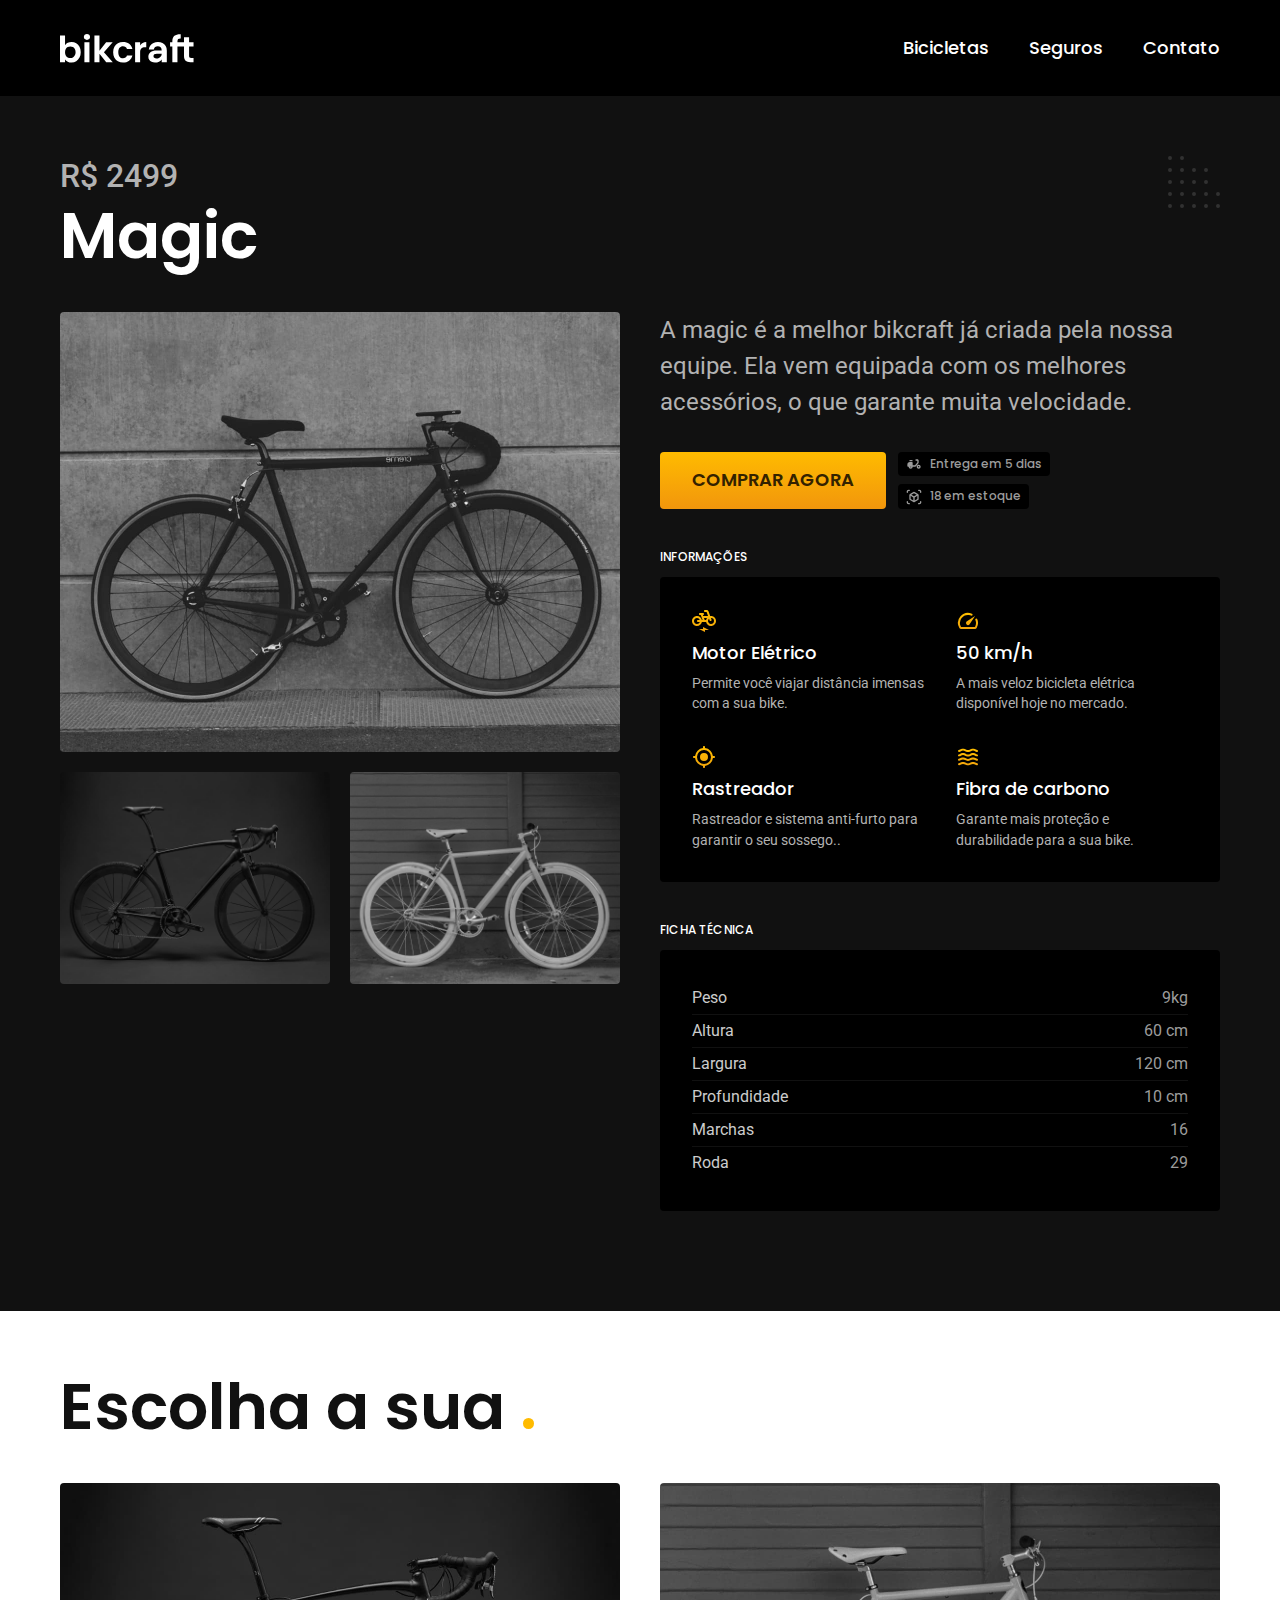
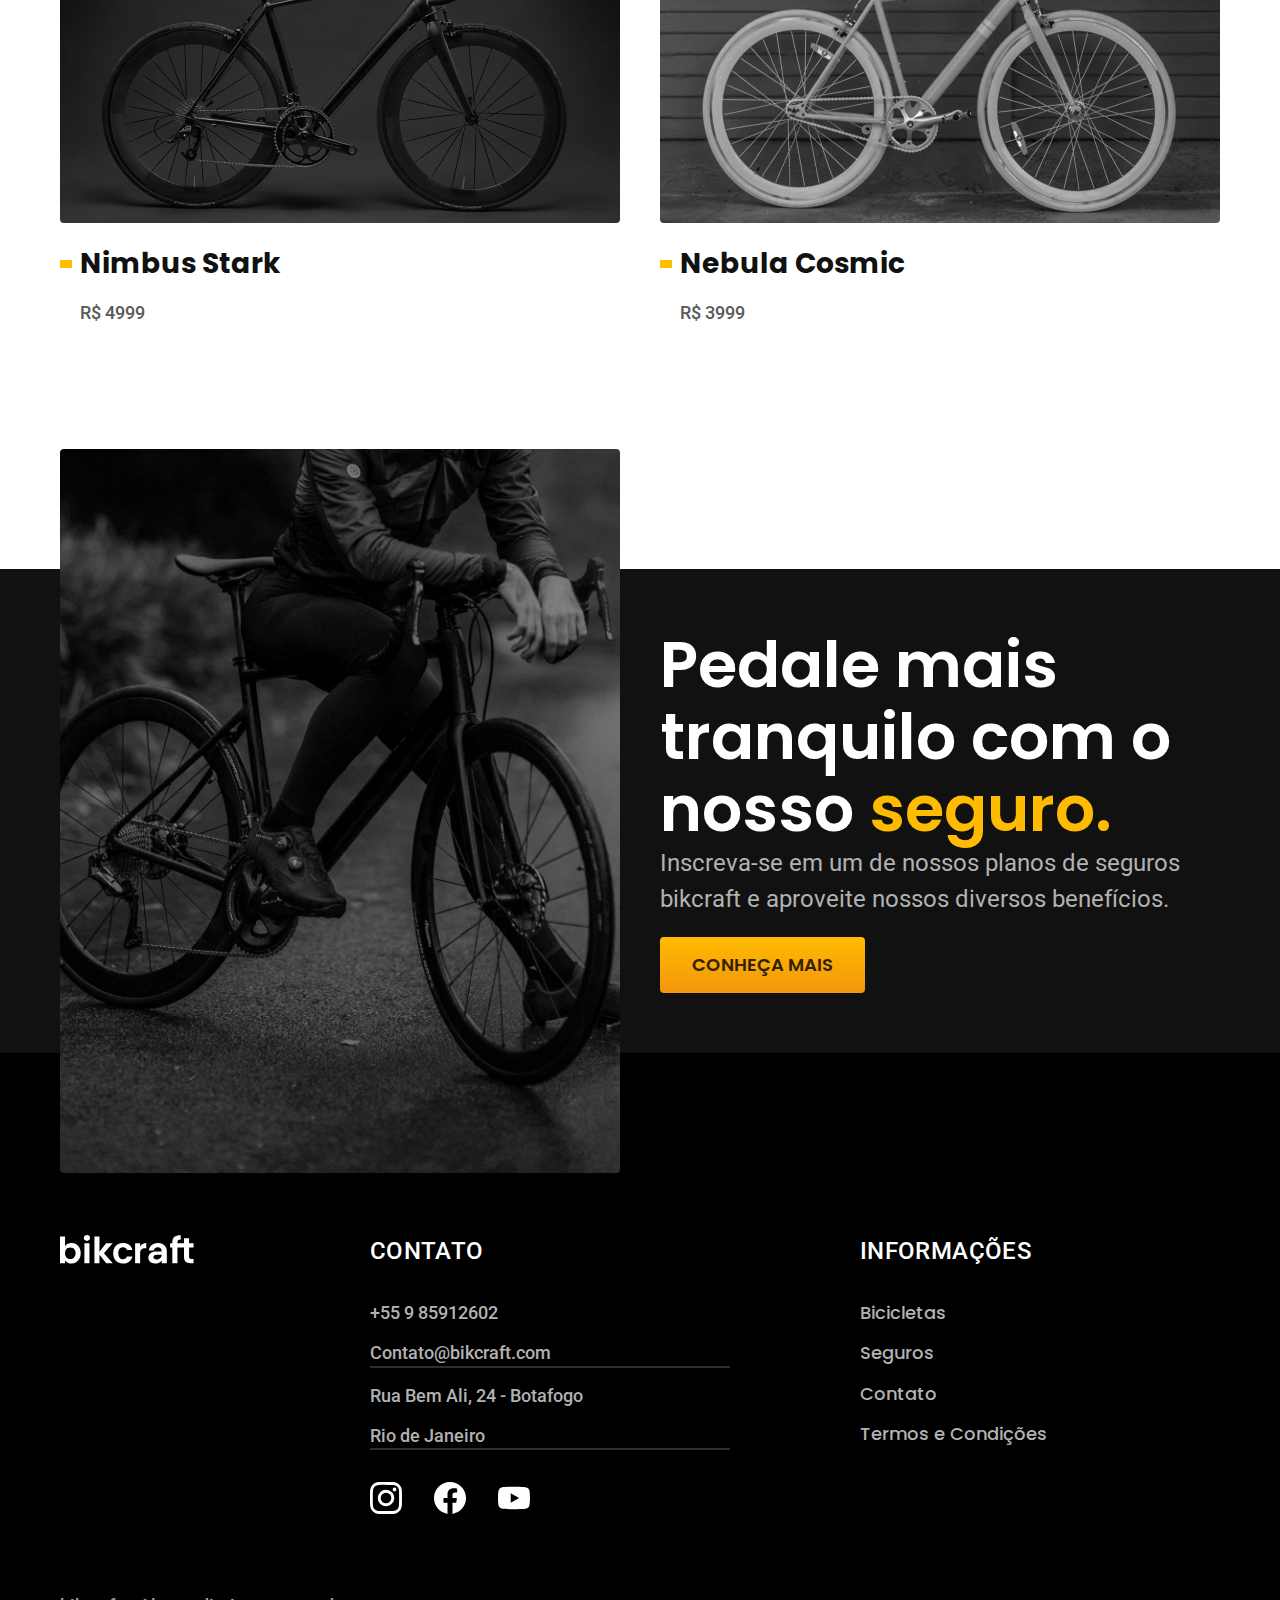
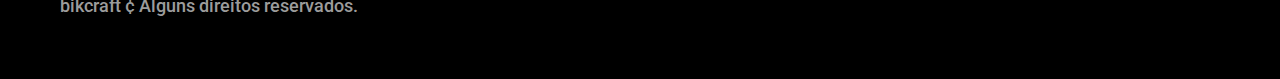
<file: bicicletas/magic.html>
<!DOCTYPE html>
<html lang="pt-br">
  <head>
    <meta charset="UTF-8" />
    <meta http-equiv="X-UA-Compatible" content="IE=edge" />
    <meta name="viewport" content="width=device-width, initial-scale=1.0" />
    <meta
      name="description"
      content="Adquira a nossa melhor bikcraft: Magic Might."
    />
    <title>Magic Might| bikcraft</title>
    <link rel="shortcut icon" href="../favicon.svg" type="image/svg+xml" />
    <link rel="preload" href="../CSS/style.min.css" as="style" />
    <link rel="stylesheet" href="../CSS/style.min.css" />

    <script>
      document.documentElement.classList.add("js");
    </script>

    <link rel="preconnect" href="https://fonts.googleapis.com" />
    <link rel="preconnect" href="https://fonts.gstatic.com" crossorigin />
    <link
      href="https://fonts.googleapis.com/css2?family=Poppins:wght@400;600&family=Roboto:wght@400;500&display=swap"
      rel="stylesheet"
    />
    <link
      href="https://fonts.googleapis.com/css2?family=Merriweather:ital,wght@1,900&family=Poppins:wght@400;600&display=swap"
      rel="stylesheet"
    />
  </head>
  <body id="bicicleta">
    <header class="header-bg">
      <div class="header">
        <a href="../"><img src="../img/bikcraft.svg" alt="bikcraft" /></a>
        <nav aria-label="primaria">
          <ul class="header-menu font-1-m cor-0">
            <li><a href="../bicicletas.html">Bicicletas</a></li>
            <li><a href="../seguros.html">Seguros</a></li>
            <li><a href="../contato.html">Contato</a></li>
          </ul>
        </nav>
      </div>
    </header>

    <main class="titulo-bg">
      <div>
        <div class="titulo container">
          <p class="font-2-xl cor-5">R$ 2499</p>
          <h1 class="font-1-xxl cor-0">Magic<span class="cor-p1"></span></h1>
        </div>
      </div>
      <div class="bicicleta container">
        <div class="bicicleta-imagens">
          <img src="../img/bicicleta/nimbus2.jpg" alt="bike1" />
          <img src="../img/bicicleta/nimbus1.jpg" alt="bike2" />
          <img src="../img/bicicleta/nimbus3.jpg" alt="bike3" />
        </div>
        <div class="bicicleta-conteudo">
          <p class="font-2-l cor-5">
            A magic é a melhor bikcraft já criada pela nossa equipe. Ela vem
            equipada com os melhores acessórios, o que garante muita velocidade.
          </p>
          <div class="bicicleta-comprar">
            <a
              class="botao"
              href="../orcamento.html?tipo=bikcraft&produto=magic"
              >Comprar agora</a
            >
            <span class="font-1-xs cor-6"
              ><img src="../img/icones/entrega.svg" alt="" /> Entrega em 5
              dias</span
            >
            <span class="font-1-xs cor-6"
              ><img src="../img/icones/estoque.svg" alt="" /> 18 em
              estoque</span
            >
          </div>
          <h2 class="font-1-xs cor-0">Informações</h2>
          <ul class="bicicleta-informacoes">
            <li>
              <img src="../img/icones/eletrica.svg" alt="" />
              <h3 class="font-1-m cor-0">Motor Elétrico</h3>
              <p class="font-2-xs cor-5">
                Permite você viajar distância imensas com a sua bike.
              </p>
            </li>
            <li>
              <img src="../img/icones/velocidade.svg" alt="" />
              <h3 class="font-1-m cor-0">50 km/h</h3>
              <p class="font-2-xs cor-5">
                A mais veloz bicicleta elétrica disponível hoje no mercado.
              </p>
            </li>
            <li>
              <img src="../img/icones/rastreador.svg" alt="" />
              <h3 class="font-1-m cor-0">Rastreador</h3>
              <p class="font-2-xs cor-5">
                Rastreador e sistema anti-furto para garantir o seu sossego..
              </p>
            </li>
            <li>
              <img src="../img/icones/carbono.svg" alt="" />
              <h3 class="font-1-m cor-0">Fibra de carbono</h3>
              <p class="font-2-xs cor-5">
                Garante mais proteção e durabilidade para a sua bike.
              </p>
            </li>
          </ul>
          <h2 class="font-1-xs cor-0">Ficha Técnica</h2>
          <ul class="bicicleta-ficha font-2-s cor-4">
            <li>Peso<span>9kg</span></li>
            <li>Altura<span>60 cm</span></li>
            <li>Largura<span>120 cm</span></li>
            <li>Profundidade<span>10 cm</span></li>
            <li>Marchas<span>16</span></li>
            <li>Roda<span>29</span></li>
          </ul>
        </div>
      </div>
    </main>

    <article class="bicicletas-list container">
      <h2 class="font-1-xxl">Escolha a sua <span class="cor-p1">.</span></h2>

      <ul class="font-1-l">
        <li>
          <a href="../bicicletas/nimbus.html">
            <img src="../img/bicicletas/nimbus.jpg" alt="Bicicleta preta" />
            <h3>Nimbus Stark</h3>
            <span class="font-2-m cor-8">R$ 4999</span>
          </a>
        </li>
        <li>
          <a href="../bicicletas/nebula.html">
            <img src="../img/bicicletas/nebula.jpg" alt="Bicicleta preta" />
            <h3>Nebula Cosmic</h3>
            <span class="font-2-m cor-8">R$ 3999</span>
          </a>
        </li>
      </ul>
    </article>

    <article class="seguro-bik-bg">
      <div class="seguro-bik container">
        <div class="seguro-bik-imagem">
          <img
            src="../img/fotos/seguros.jpg"
            alt="Pessoa parada em uma bicicleta."
          />
        </div>
        <div class="seguro-bik-conteudo">
          <h2 class="font-1-xxl cor-0">
            Pedale mais tranquilo com o nosso
            <span class="cor-p1">seguro.</span>
          </h2>
          <p class="font-2-l cor-5">
            Inscreva-se em um de nossos planos de seguros bikcraft e aproveite
            nossos diversos benefícios.
          </p>
          <a class="botao" href="../seguros.html">Conheça Mais</a>
        </div>
      </div>
    </article>

    <footer class="footer-bg">
      <div class="container footer">
        <img src="../img/bikcraft.svg" alt="bikcraft" />
        <div class="footer-contato">
          <h3 class="font-2-l-b cor-0">Contato</h3>
          <ul class="font-2-m cor-5">
            <!-- Colocar o href de um link dessa forma aí faz com que ele abra o aplicativo do telefone. -->
            <li><a href="tel:+55219999999"></a>+55 9 85912602</li>
            <li>
              <a href="mailto:contato@bikcraft.com">Contato@bikcraft.com</a>
            </li>
            <li>Rua Bem Ali, 24 - Botafogo</li>
            <li>Rio de Janeiro</li>
          </ul>

          <div class="footer-redes">
            <a href="../">
              <img src="../img/redes/instagram.svg" alt="Instagram" />
            </a>
            <a href="../">
              <img src="../img/redes/facebook.svg" alt="Facebook" />
            </a>
            <a href="../">
              <img src="../img/redes/youtube.svg" alt="YouTube" />
            </a>
          </div>
        </div>
        <div class="footer-informacoes">
          <h3 class="font-2-l-b cor-0">Informações</h3>
          <nav>
            <ul class="font-1-m cor-5">
              <li><a href="../bicicletas.html">Bicicletas</a></li>
              <li><a href="../seguros.html">Seguros</a></li>
              <li><a href="../contato.html">Contato</a></li>
              <li><a href="../termos.html">Termos e Condições</a></li>
            </ul>
          </nav>
        </div>
        <p class="footer-copy font-2-m cor-6">
          bikcraft ¢ Alguns direitos reservados.
        </p>
      </div>
    </footer>
    <script src="../js/script.js"></script>
  </body>
</html>
</file>
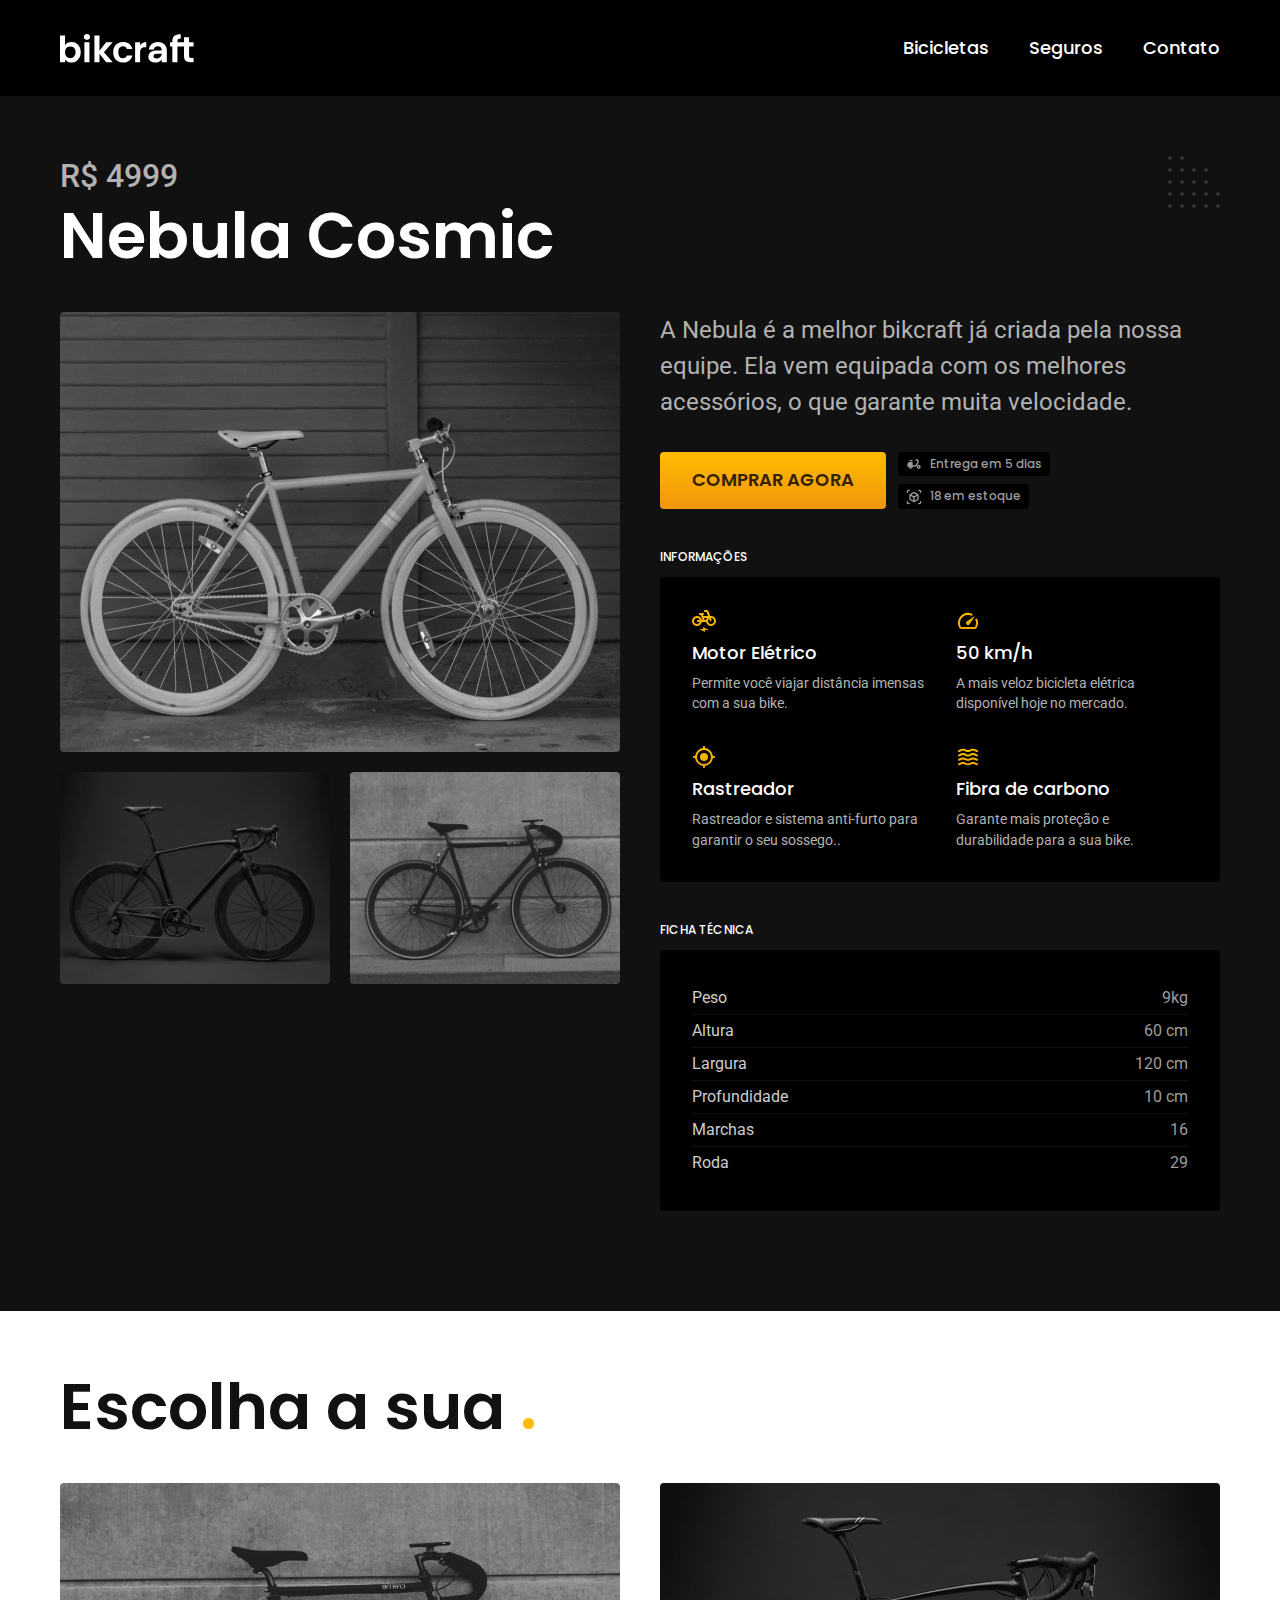
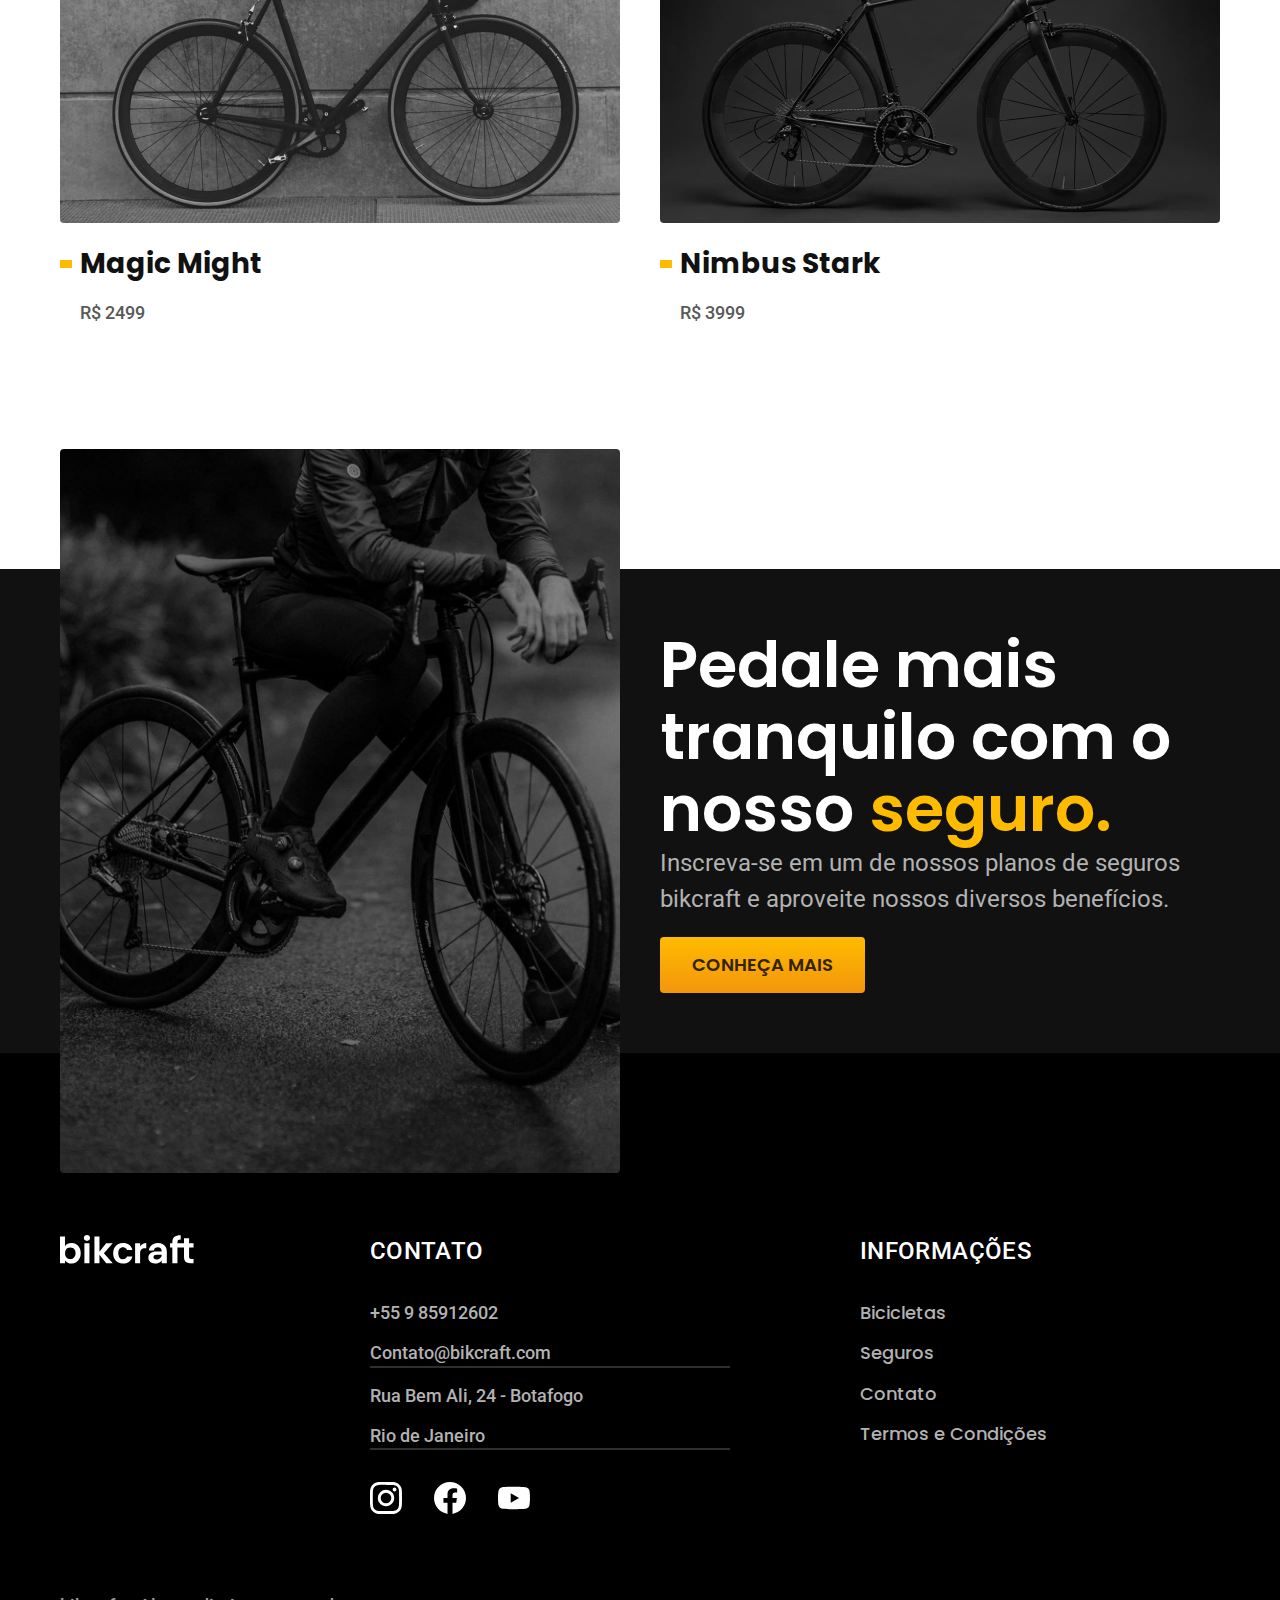
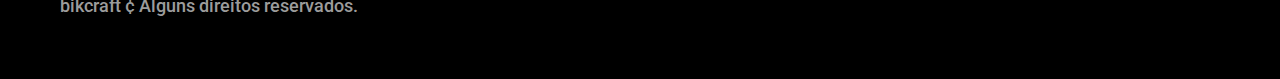
<file: bicicletas/nebula.html>
<!DOCTYPE html>
<html lang="pt-br">
  <head>
    <meta charset="UTF-8" />
    <meta http-equiv="X-UA-Compatible" content="IE=edge" />
    <meta name="viewport" content="width=device-width, initial-scale=1.0" />
    <meta
      name="description"
      content="Adquira a nossa melhor bikcraft: Nebula Cosmic."
    />
    <title>Nebula Cosmic | bikcraft</title>
    <link rel="shortcut icon" href="../favicon.svg" type="image/svg+xml" />
    <link rel="preload" href="../CSS/style.min.css" as="style" />

    <link rel="stylesheet" href="../CSS/style.min.css" />

    <script>
      document.documentElement.classList.add("js");
    </script>

    <link rel="preconnect" href="https://fonts.googleapis.com" />
    <link rel="preconnect" href="https://fonts.gstatic.com" crossorigin />
    <link
      href="https://fonts.googleapis.com/css2?family=Poppins:wght@400;600&family=Roboto:wght@400;500&display=swap"
      rel="stylesheet"
    />
    <link
      href="https://fonts.googleapis.com/css2?family=Merriweather:ital,wght@1,900&family=Poppins:wght@400;600&display=swap"
      rel="stylesheet"
    />
  </head>
  <body id="bicicleta">
    <header class="header-bg">
      <div class="header">
        <a href="../"><img src="../img/bikcraft.svg" alt="bikcraft" /></a>
        <nav aria-label="primaria">
          <ul class="header-menu font-1-m cor-0">
            <li><a href="../bicicletas.html">Bicicletas</a></li>
            <li><a href="../seguros.html">Seguros</a></li>
            <li><a href="../contato.html">Contato</a></li>
          </ul>
        </nav>
      </div>
    </header>

    <main class="titulo-bg">
      <div>
        <div class="titulo container">
          <p class="font-2-xl cor-5">R$ 4999</p>
          <h1 class="font-1-xxl cor-0">
            Nebula Cosmic<span class="cor-p1"></span>
          </h1>
        </div>
      </div>
      <div class="bicicleta container">
        <div class="bicicleta-imagens">
          <img src="../img/bicicleta/nimbus3.jpg" alt="" />
          <img src="../img/bicicleta/nimbus1.jpg" alt="" />
          <img src="../img/bicicleta/nimbus2.jpg" alt="" />
        </div>
        <div class="bicicleta-conteudo">
          <p class="font-2-l cor-5">
            A Nebula é a melhor bikcraft já criada pela nossa equipe. Ela vem
            equipada com os melhores acessórios, o que garante muita velocidade.
          </p>
          <div class="bicicleta-comprar">
            <a
              class="botao"
              href="../orcamento.html?tipo=bikcraft&produto=nebula"
              >Comprar agora</a
            >
            <span class="font-1-xs cor-6"
              ><img src="../img/icones/entrega.svg" alt="" /> Entrega em 5
              dias</span
            >
            <span class="font-1-xs cor-6"
              ><img src="../img/icones/estoque.svg" alt="" /> 18 em
              estoque</span
            >
          </div>
          <h2 class="font-1-xs cor-0">Informações</h2>
          <ul class="bicicleta-informacoes">
            <li>
              <img src="../img/icones/eletrica.svg" alt="" />
              <h3 class="font-1-m cor-0">Motor Elétrico</h3>
              <p class="font-2-xs cor-5">
                Permite você viajar distância imensas com a sua bike.
              </p>
            </li>
            <li>
              <img src="../img/icones/velocidade.svg" alt="" />
              <h3 class="font-1-m cor-0">50 km/h</h3>
              <p class="font-2-xs cor-5">
                A mais veloz bicicleta elétrica disponível hoje no mercado.
              </p>
            </li>
            <li>
              <img src="../img/icones/rastreador.svg" alt="" />
              <h3 class="font-1-m cor-0">Rastreador</h3>
              <p class="font-2-xs cor-5">
                Rastreador e sistema anti-furto para garantir o seu sossego..
              </p>
            </li>
            <li>
              <img src="../img/icones/carbono.svg" alt="" />
              <h3 class="font-1-m cor-0">Fibra de carbono</h3>
              <p class="font-2-xs cor-5">
                Garante mais proteção e durabilidade para a sua bike.
              </p>
            </li>
          </ul>
          <h2 class="font-1-xs cor-0">Ficha Técnica</h2>
          <ul class="bicicleta-ficha font-2-s cor-4">
            <li>Peso<span>9kg</span></li>
            <li>Altura<span>60 cm</span></li>
            <li>Largura<span>120 cm</span></li>
            <li>Profundidade<span>10 cm</span></li>
            <li>Marchas<span>16</span></li>
            <li>Roda<span>29</span></li>
          </ul>
        </div>
      </div>
    </main>

    <article class="bicicletas-list container">
      <h2 class="font-1-xxl">Escolha a sua <span class="cor-p1">.</span></h2>

      <ul class="font-1-l">
        <li>
          <a href="../bicicletas/magic.html">
            <img src="../img/bicicletas/magic.jpg" alt="Bicicleta preta" />
            <h3>Magic Might</h3>
            <span class="font-2-m cor-8">R$ 2499</span>
          </a>
        </li>
        <li>
          <a href="../bicicletas/nimbus.html">
            <img src="../img/bicicletas/nimbus.jpg" alt="Bicicleta preta" />
            <h3>Nimbus Stark</h3>
            <span class="font-2-m cor-8">R$ 3999</span>
          </a>
        </li>
      </ul>
    </article>

    <article class="seguro-bik-bg">
      <div class="seguro-bik container">
        <div class="seguro-bik-imagem">
          <img
            src="../img/fotos/seguros.jpg"
            alt="Pessoa parada em uma bicicleta."
          />
        </div>
        <div class="seguro-bik-conteudo">
          <h2 class="font-1-xxl cor-0">
            Pedale mais tranquilo com o nosso
            <span class="cor-p1">seguro.</span>
          </h2>
          <p class="font-2-l cor-5">
            Inscreva-se em um de nossos planos de seguros bikcraft e aproveite
            nossos diversos benefícios.
          </p>
          <a class="botao" href="../seguros.html">Conheça Mais</a>
        </div>
      </div>
    </article>

    <footer class="footer-bg">
      <div class="container footer">
        <img src="../img/bikcraft.svg" alt="bikcraft" />
        <div class="footer-contato">
          <h3 class="font-2-l-b cor-0">Contato</h3>
          <ul class="font-2-m cor-5">
            <!-- Colocar o href de um link dessa forma aí faz com que ele abra o aplicativo do telefone. -->
            <li><a href="tel:+55219999999"></a>+55 9 85912602</li>
            <li>
              <a href="mailto:contato@bikcraft.com">Contato@bikcraft.com</a>
            </li>
            <li>Rua Bem Ali, 24 - Botafogo</li>
            <li>Rio de Janeiro</li>
          </ul>

          <div class="footer-redes">
            <a href="../">
              <img src="../img/redes/instagram.svg" alt="Instagram" />
            </a>
            <a href="../">
              <img src="../img/redes/facebook.svg" alt="Facebook" />
            </a>
            <a href="../">
              <img src="../img/redes/youtube.svg" alt="YouTube" />
            </a>
          </div>
        </div>
        <div class="footer-informacoes">
          <h3 class="font-2-l-b cor-0">Informações</h3>
          <nav>
            <ul class="font-1-m cor-5">
              <li><a href="../bicicletas.html">Bicicletas</a></li>
              <li><a href="../seguros.html">Seguros</a></li>
              <li><a href="../contato.html">Contato</a></li>
              <li><a href="../termos.html">Termos e Condições</a></li>
            </ul>
          </nav>
        </div>
        <p class="footer-copy font-2-m cor-6">
          bikcraft ¢ Alguns direitos reservados.
        </p>
      </div>
    </footer>
    <script src="../js/script.js"></script>
  </body>
</html>
</file>
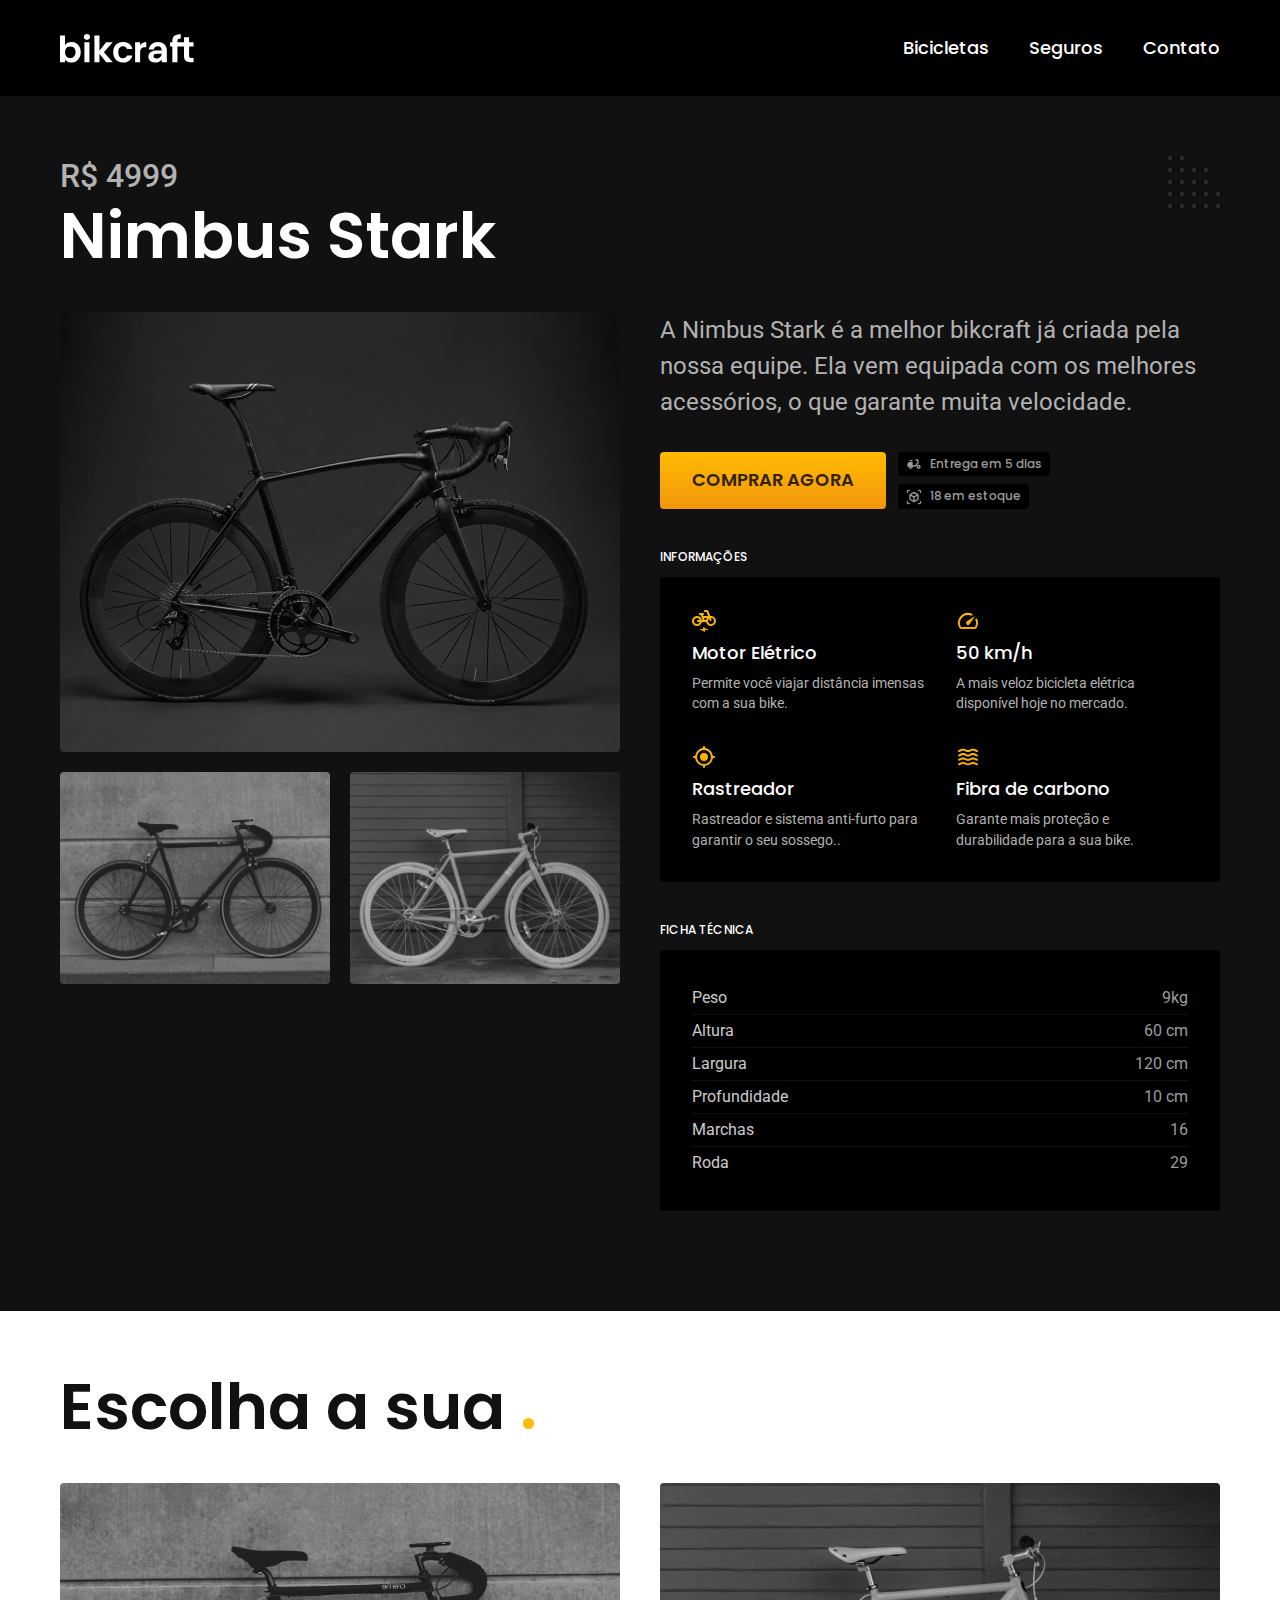
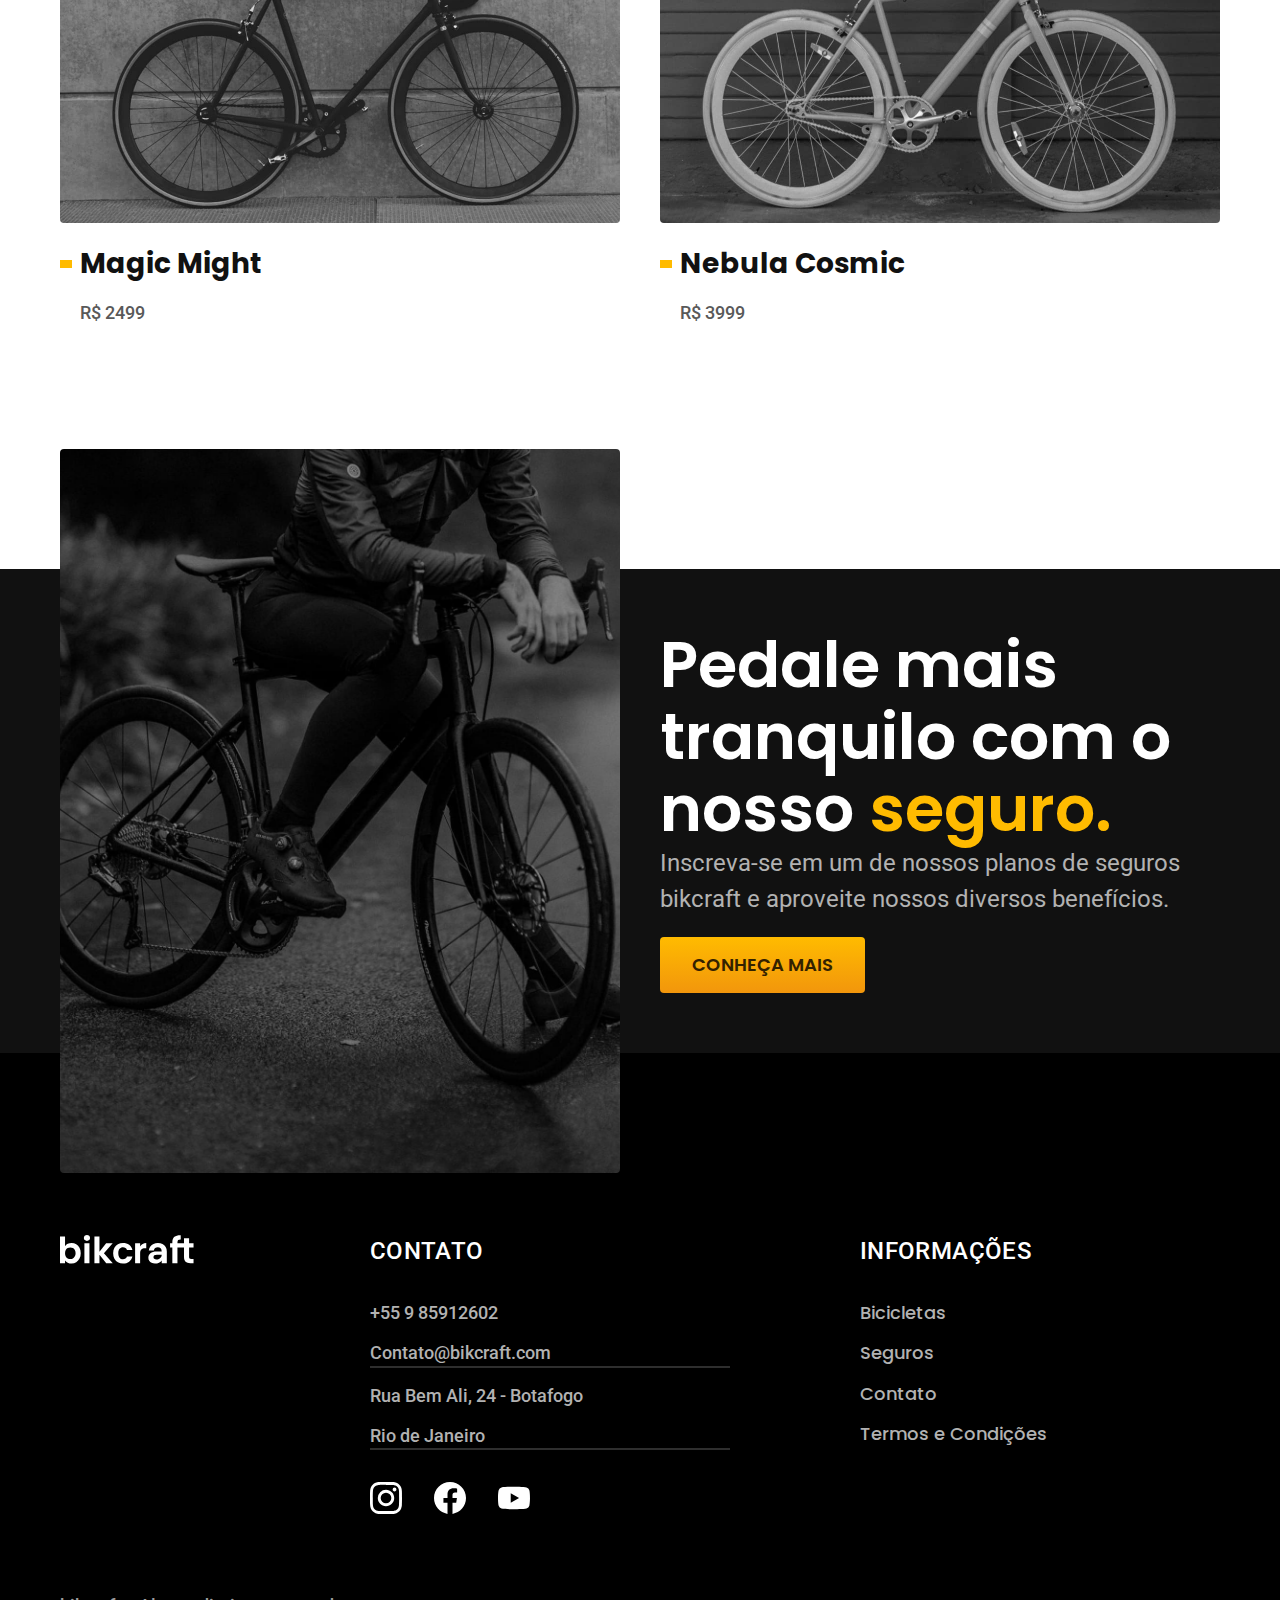
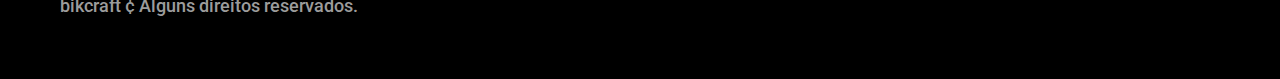
<file: bicicletas/nimbus.html>
<!DOCTYPE html>
<html lang="pt-br">
  <head>
    <meta charset="UTF-8" />
    <meta http-equiv="X-UA-Compatible" content="IE=edge" />
    <meta name="viewport" content="width=device-width, initial-scale=1.0" />
    <meta
      name="description"
      content="Adquira a nossa melhor bikcraft: Nimbus Stark."
    />
    <title>Nimbus Stark | bikcraft</title>
    <link rel="shortcut icon" href="../favicon.svg" type="image/svg+xml" />
    <link rel="preload" href="../CSS/style.min.css" as="style" />

    <link rel="stylesheet" href="../CSS/style.min.css" />

    <script>
      document.documentElement.classList.add("js");
    </script>

    <link rel="preconnect" href="https://fonts.googleapis.com" />
    <link rel="preconnect" href="https://fonts.gstatic.com" crossorigin />
    <link
      href="https://fonts.googleapis.com/css2?family=Poppins:wght@400;600&family=Roboto:wght@400;500&display=swap"
      rel="stylesheet"
    />
    <link
      href="https://fonts.googleapis.com/css2?family=Merriweather:ital,wght@1,900&family=Poppins:wght@400;600&display=swap"
      rel="stylesheet"
    />
  </head>
  <body id="bicicleta">
    <header class="header-bg">
      <div class="header">
        <a href="../"><img src="../img/bikcraft.svg" alt="bikcraft" /></a>
        <nav aria-label="primaria">
          <ul class="header-menu font-1-m cor-0">
            <li><a href="../bicicletas.html">Bicicletas</a></li>
            <li><a href="../seguros.html">Seguros</a></li>
            <li><a href="../contato.html">Contato</a></li>
          </ul>
        </nav>
      </div>
    </header>

    <main class="titulo-bg">
      <div>
        <div class="titulo container">
          <p class="font-2-xl cor-5">R$ 4999</p>
          <h1 class="font-1-xxl cor-0">
            Nimbus Stark<span class="cor-p1"></span>
          </h1>
        </div>
      </div>
      <div class="bicicleta container">
        <div class="bicicleta-imagens">
          <img src="../img/bicicleta/nimbus1.jpg" alt="nimbus1" />
          <img src="../img/bicicleta/nimbus2.jpg" alt="nimbus2" />
          <img src="../img/bicicleta/nimbus3.jpg" alt="nimbus3" />
        </div>
        <div class="bicicleta-conteudo">
          <p class="font-2-l cor-5">
            A Nimbus Stark é a melhor bikcraft já criada pela nossa equipe. Ela
            vem equipada com os melhores acessórios, o que garante muita
            velocidade.
          </p>
          <div class="bicicleta-comprar">
            <a
              class="botao"
              href="../orcamento.html?tipo=bikcraft&produto=nimbus"
              >Comprar agora</a
            >
            <span class="font-1-xs cor-6"
              ><img src="../img/icones/entrega.svg" alt="" /> Entrega em 5
              dias</span
            >
            <span class="font-1-xs cor-6"
              ><img src="../img/icones/estoque.svg" alt="" /> 18 em
              estoque</span
            >
          </div>
          <h2 class="font-1-xs cor-0">Informações</h2>
          <ul class="bicicleta-informacoes">
            <li>
              <img src="../img/icones/eletrica.svg" alt="" />
              <h3 class="font-1-m cor-0">Motor Elétrico</h3>
              <p class="font-2-xs cor-5">
                Permite você viajar distância imensas com a sua bike.
              </p>
            </li>
            <li>
              <img src="../img/icones/velocidade.svg" alt="" />
              <h3 class="font-1-m cor-0">50 km/h</h3>
              <p class="font-2-xs cor-5">
                A mais veloz bicicleta elétrica disponível hoje no mercado.
              </p>
            </li>
            <li>
              <img src="../img/icones/rastreador.svg" alt="" />
              <h3 class="font-1-m cor-0">Rastreador</h3>
              <p class="font-2-xs cor-5">
                Rastreador e sistema anti-furto para garantir o seu sossego..
              </p>
            </li>
            <li>
              <img src="../img/icones/carbono.svg" alt="" />
              <h3 class="font-1-m cor-0">Fibra de carbono</h3>
              <p class="font-2-xs cor-5">
                Garante mais proteção e durabilidade para a sua bike.
              </p>
            </li>
          </ul>
          <h2 class="font-1-xs cor-0">Ficha Técnica</h2>
          <ul class="bicicleta-ficha font-2-s cor-4">
            <li>Peso<span>9kg</span></li>
            <li>Altura<span>60 cm</span></li>
            <li>Largura<span>120 cm</span></li>
            <li>Profundidade<span>10 cm</span></li>
            <li>Marchas<span>16</span></li>
            <li>Roda<span>29</span></li>
          </ul>
        </div>
      </div>
    </main>

    <article class="bicicletas-list container">
      <h2 class="font-1-xxl">Escolha a sua <span class="cor-p1">.</span></h2>

      <ul class="font-1-l">
        <li>
          <a href="../bicicletas/magic.html">
            <img src="../img/bicicletas/magic.jpg" alt="Bicicleta preta" />
            <h3>Magic Might</h3>
            <span class="font-2-m cor-8">R$ 2499</span>
          </a>
        </li>
        <li>
          <a href="../bicicletas/nebula.html">
            <img src="../img/bicicletas/nebula.jpg" alt="Bicicleta preta" />
            <h3>Nebula Cosmic</h3>
            <span class="font-2-m cor-8">R$ 3999</span>
          </a>
        </li>
      </ul>
    </article>

    <article class="seguro-bik-bg">
      <div class="seguro-bik container">
        <div class="seguro-bik-imagem">
          <img
            src="../img/fotos/seguros.jpg"
            alt="Pessoa parada em uma bicicleta."
          />
        </div>
        <div class="seguro-bik-conteudo">
          <h2 class="font-1-xxl cor-0">
            Pedale mais tranquilo com o nosso
            <span class="cor-p1">seguro.</span>
          </h2>
          <p class="font-2-l cor-5">
            Inscreva-se em um de nossos planos de seguros bikcraft e aproveite
            nossos diversos benefícios.
          </p>
          <a class="botao" href="../seguros.html">Conheça Mais</a>
        </div>
      </div>
    </article>

    <footer class="footer-bg">
      <div class="container footer">
        <img src="../img/bikcraft.svg" alt="bikcraft" />
        <div class="footer-contato">
          <h3 class="font-2-l-b cor-0">Contato</h3>
          <ul class="font-2-m cor-5">
            <!-- Colocar o href de um link dessa forma aí faz com que ele abra o aplicativo do telefone. -->
            <li><a href="tel:+55219999999"></a>+55 9 85912602</li>
            <li>
              <a href="mailto:contato@bikcraft.com">Contato@bikcraft.com</a>
            </li>
            <li>Rua Bem Ali, 24 - Botafogo</li>
            <li>Rio de Janeiro</li>
          </ul>

          <div class="footer-redes">
            <a href="../">
              <img src="../img/redes/instagram.svg" alt="Instagram" />
            </a>
            <a href="../">
              <img src="../img/redes/facebook.svg" alt="Facebook" />
            </a>
            <a href="../">
              <img src="../img/redes/youtube.svg" alt="YouTube" />
            </a>
          </div>
        </div>
        <div class="footer-informacoes">
          <h3 class="font-2-l-b cor-0">Informações</h3>
          <nav>
            <ul class="font-1-m cor-5">
              <li><a href="../bicicletas.html">Bicicletas</a></li>
              <li><a href="../seguros.html">Seguros</a></li>
              <li><a href="../contato.html">Contato</a></li>
              <li><a href="../termos.html">Termos e Condições</a></li>
            </ul>
          </nav>
        </div>
        <p class="footer-copy font-2-m cor-6">
          bikcraft ¢ Alguns direitos reservados.
        </p>
      </div>
    </footer>
    <script src="../js/script.js"></script>
  </body>
</html>
</file>
<file: CSS/style.min.css>
*{box-sizing:border-box}html{scroll-behavior:smooth}body{margin:0 auto;font-family:Arial,Helvetica,sans-serif;color:#111}dd,h1,h2,h3,p{padding:0;margin:0}blockquote{margin:0}a{text-decoration:none;color:inherit}ul{margin:0;padding:0;list-style:none}img{max-width:100%;display:block}img[src$=".jpg"]{border-radius:4px}.header{display:flex;gap:20px;flex-wrap:wrap;justify-content:space-between;align-items:center;padding:20px;max-width:1200px;margin:0 auto}.header-bg{background-color:#000}.header-menu{display:flex;flex-wrap:wrap;gap:40px}.header-menu a{display:inline-block;padding:16px 0;position:relative}.header-menu a::after{content:"";display:block;height:2px;width:0;background-color:#fff;margin-top:4px;transition:.3s;position:absolute}.header-menu a.ativo::after,.header-menu a:hover::after{width:100%}@media(max-width:800px){.header menu{gap:20px}.header-menu a{background-color:#111;padding:12px 16px;border-radius:4px}.header-menu a:hover{background-color:#2e2e2e}.header a::after{display:none}}@media(max-width:600px){.header-menu{gap:12px}.header-menu a{padding:8px 12px;font-size:14px}}.font-1-xs{font:500 0.75rem/1.35 Poppins,sans-serif}.font-2-xs{font:400 0.875rem/1.43 Roboto,sans-serif}.font-1-s{font:500 1rem/1.5 Poppins,sans-serif}.font-2-s{font:400 1rem/1.5 Roboto,sans-serif}.font-1-m,.font-1-m-b{font:500 1.125rem/1.35 Poppins,sans-serif}.font-1-m-b{font-weight:600}.font-2-m{font:500 1.125rem/1.35 Roboto,sans-serif}.font-1-l{font:500 1.5rem/1.5 Poppins,sans-serif}.font-2-l,.font-2-l-b{font:400 1.5rem/1.5 Roboto,sans-serif}.font-2-l-b{font-weight:500;letter-spacing:.015em;text-transform:uppercase}.font-1-xl{font:600 2rem/1.25 Poppins,sans-serif}.font-2-xl{font:500 2rem/1.25 Roboto,sans-serif}.font-1-xxl{font:600 4rem/1.125 Poppins,sans-serif}@media (max-width:1200px){.font-1-xxl{font-size:3rem}.font-2-l{font-size:1.125rem}.font-2-l-b{font-size:1.125rem}}@media (max-width:800px){.font-1-xxl{font-size:2rem}.font-1-xl,.font-2-xl{font-size:1.5rem}}.cor-0{color:#fff}.cor-1{color:#f7f7f7}.cor-2{color:#ededed}.cor-3{color:#dedede}.cor-4{color:#ccc}.cor-5{color:#b2b2b2}.cor-6{color:#9c9c9c}.cor-7{color:#717171}.cor-8{color:#595959}.cor-9{color:#404040}.cor-10{color:#2e2e2e}.cor-11{color:#111}.cor-12{color:#000}.cor-p1{color:#fb0}.cor-p2{color:#e4a30b}.cor-p3{color:#a66f00}.cor-p4{color:#640}.cor-p5{color:#320}.container{max-width:1200px;padding:0 20px;margin:0 auto}.botao{font:600 1.125rem/1.35 Poppins,sans-serif;padding:16px 32px;display:inline-block;background:linear-gradient(#fb0,#f2960c);border-radius:4px;box-shadow:0 1px 2px rgba(0,0,0 .1);text-transform:uppercase;color:#320;width:max-content;border:none;cursor:pointer}.botao.secundario{background:#2e2e2e;color:#ededed}.botao.secundario:hover{background:#404040}.botao.seta{display:flex;align-items:center}.botao.seta::after{content:"";display:inline-block;width:18px;height:10px;margin-left:12px;background:url('../img/icones/seta.svg');transition:.4s}.botao.seta:hover::after{transform:translateX(4px)}.botao:hover{background:linear-gradient(#ffb60d,#d67200)}@media(max-width:600px){.botao{padding:12px 16px;font-size:1rem}}.link{display:inline-block;color:#fb0;font:500 1.5rem/1.5 Poppins,sans-serif;text-transform:uppercase}.link::after{content:"";display:block;width:100%;height:4px;background-color:currentColor}.link:hover{color:#fff}.titulo-bg{background-color:#111;padding:60px 0}.titulo{background:url('../img/dec/top-right.svg') no-repeat top right 20px}.titulo p{margin-bottom:4px}@media(max-width:800px){.titulo{padding:0 40px}.titulo p{font-size:1rem;text-transform:lowercase;font-weight:400}}.form{display:grid;grid-template-columns:1fr 1fr;gap:20px}.form label{display:block;font:600 1rem/1.5 Poppins;margin-bottom:4px}.form .col-2{grid-column:span 2}.form input[type=email],.form input[type=text],.form textarea{font:400 1rem/1.5 Roboto,sans-serif;background:#f7f7f7;border:1px solid #ededed;padding:12px;border-radius:4px;width:100%}.form input[type=email]:focus,.form input[type=text]:focus,.form textarea:focus{outline:0;border-color:#fb0;background:#fff;box-shadow:0 0 0 2px #fea}textarea{resize:none;width:120ch}@media(max-width:600px){.form{grid-template-columns:1fr}.form .col-2{grid-column:1}}.introducao-bg{background:#000 url('../img/dec/bottom-left.svg') no-repeat bottom 40px left 40px;box-shadow:inset 0 -120px #fff}.introducao{display:grid;grid-template-columns:repeat(2,1fr);gap:0 40px}.introducao-conteudo{align-self:end;padding-bottom:200px}.introducao img{width:100%;height:100%;object-fit:cover;border-radius:4px}.introducao h1{margin-bottom:32px}.introducao p{margin-bottom:20px;color:#b2b2b2}@media(max-width:800px){.introducao-bg{background:#111;padding-top:40px;box-shadow:inset 0 -60px #fff}.introducao{grid-template-columns:1fr;gap:32px}.introducao-conteudo{padding-bottom:0}.introducao h1{font-size:32px;margin-bottom:16px}.introducao img{height:300px;width:100%}}.tecnologia-bg{background-color:#111;box-shadow:inset 0 80px #fff,inset 0 -80px #fff}.tecnologia{display:grid;grid-template-columns:repeat(2,1fr);gap:40px}.tecnologia-imagem img{height:100%;width:100%;object-fit:cover;object-position:left}.tecnologia-conteudo{padding-top:160px;padding-bottom:160px}.tecnologia-conteudo>span{display:block;margin-bottom:20px}.tecnologia-conteudo h2{margin-bottom:32px}.tecnologia-conteudo>p{margin-bottom:20px}.tecnologia a{margin-bottom:80px}.tecnologia-vantagens{display:flex;gap:40px}.tecnologia-vantagens h3{margin-bottom:8px;width:max-content}.tecnologia-vantagens img{width:24px;margin-bottom:8px}@media(max-width:800px){.tecnologia-bg{box-shadow:initial}.tecnologia{grid-template-columns:1fr}.tecnologia-conteudo{padding:60px 0}.tecnologia-imagem{display:none}.tecnologia a{margin-bottom:60px}}@media(max-width:600px){.tecnologia-vantagens{flex-direction:column}}.parceiros{padding-top:60px;padding-bottom:120px}.parceiros h2{margin-bottom:60px}.parceiros ul{max-width:1400px;display:grid;grid-template-columns:repeat(4,1fr);margin:0 auto;padding:0 20px}.parceiros img{margin:auto}.parceiros li{padding:32px;display:flex;border-left:2px solid #ededed}.parceiros li:first-child,.parceiros li:nth-child(5){border-left:none}.parceiros li:nth-child(n+5){border-top:2px solid #ededed}@media(max-width:800px){.parceiros{padding-bottom:60px}.parceiros h2{margin-bottom:20px}.parceiros ul{grid-template-columns:repeat(2,1fr)}.parceiros li{padding:20px}.parceiros li:nth-child(n+3){border-top:2px solid #ededed}.parceiros li:nth-child(odd){border-left:none}}.depoimento{display:grid;grid-template-columns:1fr 1fr;background-color:#fb0;overflow:hidden}.depoimento img{border-radius:0;width:100%;height:100%;object-fit:cover}.depoimento-conteudo{padding:40px 40px 80px 80px;align-self:end;background:url('../img/dec/bottom-right-p.svg') no-repeat bottom 160px right}.depoimento-conteudo p{max-width:32ch;font-family:Merriweather,serif;font-style:italic;font-weight:900;margin-bottom:32px;position:relative}.depoimento p::after,.depoimento p::before{font-size:5rem;color:#e4a30b;position:absolute}.depoimento p::before{content:"“";left:-50px;top:-20px}.depoimento p::after{content:"”"}@media(max-width:800px){.depoimento{grid-template-columns:1fr;text-align:center}.depoimento img{max-height:250px}.depoimento-conteudo{padding:40px 20px;justify-self:center}}@media(min-width:1200px){.depoimento img{max-height:520px}}.seguros-bg{background-color:#111}.seguros{padding:60px 0;display:grid;grid-template-columns:repeat(2,1fr);gap:40px;align-items:center}#seguros .seguros{padding-top:0}.seguros h2{grid-column:1/-1}.seguros-item{background-color:#000;padding:32px 32px 32px 60px;display:grid;grid-template-columns:1fr auto;border-radius:4px}.seguros-item h3{margin-bottom:40px}.seguros-item span{grid-column:2;display:block;text-align:right}.seguros-item ul{grid-column:1/-1;margin-bottom:32px}.seguros-item a{grid-column:1/-1}.seguros-item li{display:flex;align-items:center;position:relative}.seguros-item li+li{margin-top:20px}.seguros-item li::before{content:"";display:inline-block;width:13px;height:9px;background-image:url("../img/icones/lista.svg");position:absolute;left:-21px}@media(max-width:800px){.seguros{grid-template-columns:1fr}}.footer-bg{background-color:#000}.footer{display:grid;grid-template-columns:3fr 5fr 4fr;gap:40px;padding-top:60px;padding-bottom:60px}.footer h3,.footer-contato ul{margin-bottom:32px}.footer-contato li:nth-child(2n):after{content:'';display:block;max-width:360px;height:2px;background-color:#2e2e2e}.footer li{margin-bottom:16px}.footer-redes{display:flex;gap:32px}.footer a:hover{color:#fff}.footer-copy{grid-column:1/-1;margin-top:40px}@media(max-width:800px){.footer>img{display:none}.footer{grid-template-columns:1fr 1fr}}@media(max-width:600px){.footer{grid-template-columns:1fr}.footer-copy{margin-top:0}}.termos{padding-top:80px;padding-bottom:80px}.termos p+h2{margin-top:40px}.termos h2{font-weight:600;margin-bottom:20px}.termos p{margin-bottom:24px;max-width:75ch}.vantagens-bg{background-color:#000}.vantagens{padding:120px 0}.vantagens h2{margin-bottom:60px}.vantagens ul{display:grid;grid-template-columns:repeat(auto-fit,minmax(280px,max-content));gap:40px 80px}.vantagens h3,.vantagens img{margin-bottom:8px}@media(max-width:800px){.vantagens{padding:60px 20px}.vantagens h2{margin-bottom:40px}.vantagens ul{gap:20px}}.perguntas{padding:120px 0}.perguntas h2{margin-bottom:60px;text-align:center}.perguntas dl>div{padding:20px;border-radius:4px}.perguntas dl>div:nth-child(odd){background-color:#f7f7f7}.perguntas button{display:grid;align-items:center;gap:8px;cursor:pointer;grid-template-columns:auto 1fr auto;border:none;background:0 0;width:100%;text-align:left}.perguntas button::before{content:"";display:inline-block;width:12px;height:8px;background-color:#fb0}.perguntas button::after{content:"";display:inline-block;width:14px;height:6px;background-image:url('../img/icones/seta-abrir.svg')}.perguntas button[aria-expanded=true]::after{transform:rotate(180deg)}.js .perguntas dd{display:none}.js .perguntas dd.ativa{display:block}.perguntas dd{padding-left:20px;padding-top:16px;max-width:80ch}@media(max-width:800px){.perguntas{padding-top:60px;padding-bottom:60px}.perguntas h2{margin-bottom:40px}}#contato{background:linear-gradient(#111 550px,#fff 0)}.contato{display:grid;grid-template-columns:5fr 7fr;margin-bottom:30px}.contato-dados,.contato-formulario{padding:60px;box-shadow:0 1px 2px rgba(0,0,0,.1);margin-bottom:20px}.contato-dados{border-radius:5px 0 0 5px;background:#000 url('../img/dec/bottom-left.svg') no-repeat bottom 20px left 20px}.contato-formulario{border-radius:0 5px 5px 0;background:#fff url('../img/dec/bottom-right.svg') no-repeat bottom 20px right 20px}.contato-dados h2{margin-bottom:60px}.contato-endereço{margin-bottom:32px;background:url('../img/icones/local.svg') no-repeat 0 2px;padding-left:28px}.contato-endereço p{margin-bottom:8px}.contato-meios a{display:block;max-width:max-content;margin-bottom:8px;padding-left:28px}.contato-meios a:hover{color:#fff}.contato-meios a:first-child{background:url('../img/icones/email.svg') no-repeat 0 2px}.contato-meios a:nth-child(2){margin-bottom:32px}.contato-meios a:nth-child(3){background:url('../img/icones/telefone.svg') no-repeat 0 2px;margin-bottom:60px}.contato-redes{display:flex;gap:32px;padding-left:28px}@media(max-width:800px){.contato{grid-template-columns:1fr}.contato-dados,.contato-formulario{padding:20px}.contato-dados{border-radius:5px 5px 0 0}.contato-formulario{border-radius:0 0 5px 5px}.contato-dados h2,.contato-meios a:nth-child(3){margin-bottom:32px}.contato-redes{margin-bottom:12px}}.lojas{display:grid;grid-template-columns:1fr 1fr;gap:0 40px;padding-top:40px;padding-bottom:120px}.lojas h2{grid-column:1/-1;margin-bottom:60px}.lojas img{border-radius:4px 4px 0 0}.lojas-item{border-radius:4px;background:#fff;box-shadow:0 1px 2px rgba(0,0,0,.1)}.lojas-conteudo{display:grid;grid-template-columns:1fr 1fr;gap:32px 16px;padding:32px}.lojas-conteudo h3,.lojas-tempo{grid-column:1/-1}.lojas-dados{display:grid;gap:8px;border-left:2px solid #ededed;padding-left:12px}.lojas-tempo{display:flex;align-items:center;gap:8px}@media(max-width:800px){.lojas{gap:20px;padding-top:60px;padding-bottom:60px}.lojas h2{margin-bottom:32px}.lojas-conteudo{grid-template-columns:1fr}}@media(max-width:600px){.lojas{grid-template-columns:1fr}}#orcamento{background:linear-gradient(#111 600px,#fff 0)}.orcamento{display:grid;padding-bottom:120px;grid-template-columns:5fr 7fr}.orcamento h2{text-transform:uppercase;position:relative;display:flex;align-items:center}.orcamento h2::before{content:"";display:inline-block;width:4px;height:8px;background-color:#fb0;position:absolute;left:-12px}.orcamento-dados,.orcamento-produto{padding:60px;box-shadow:0 1px 2px rgba(0,0,0,.1)}.orcamento-produto{border-radius:5px 0 0 5px;background:#000;display:grid;grid-template-columns:1fr 1fr;align-content:start;gap:20px}.orcamento-produto input{opacity:0;position:absolute;pointer-events:none}.orcamento-produto label{font:600 1rem/1.5 Poppins,sans-serif;color:#ccc;background-color:#2e2e2e;padding:12px 16px;border-radius:4px;cursor:pointer;display:grid;grid-template-columns:auto 1fr auto;align-items:center;border:1px solid #000}.orcamento-produto label::before{content:"";display:inline-block;width:12px;height:12px;border:1px solid #9c9c9c;border-radius:50%;margin-right:8px}.orcamento-produto input:checked+label::before{border-color:#717171;box-shadow:inset 0 0 0 3px #fff,inset 0 0 0 6px #717171}.orcamento-produto label:hover{background-color:#404040}.orcamento-produto input:focus+label{box-shadow:0 0 0 2px #fb0;border:1px solid #000}.orcamento-produto label span{display:none}.orcamento-produto input:checked+label span{display:inline-block}.orcamento-produto input:checked+label{background:#fff;color:#111}.orcamento-dados{border-radius:0 5px 5px 0;background:#fff}.orcamento-produto>*{grid-column:1/-1}.orcamento-produto>label{grid-column:initial}.orcamento-conteudo{display:none}.orcamento-conteudo h2,.orcamento-dados h2:nth-of-type(n+2){margin-top:20px}#bikcraft:checked~#orcamento-bikcraft,#seguro:checked~#orcamento-seguro{display:grid;gap:20px}.orcamento-detalhes{display:none;background:#fff;padding:20px;grid-template-columns:1fr 1fr;border-radius:4px;align-items:center}.orcamento-detalhes li{display:flex;align-items:center;margin-bottom:8px}.orcamento-detalhes li img{width:16px;margin-right:8px}.orcamento-produto input:checked+label+.orcamento-detalhes{display:grid}@media (max-width:1200px){.orcamento-dados,.orcamento-produto{padding:32px}}@media (max-width:800px){.orcamento{grid-template-columns:1fr}.orcamento-dados{border-radius:0 0 5px 5px}.orcamento-produto{border-radius:5px 5px 0 0}}@media (max-width:400px){.orcamento-produto{grid-template-columns:1fr}}.bicicleta{display:grid;grid-template-columns:1fr 1fr;align-items:start;gap:40px;padding-top:40px;padding-bottom:40px}#bicicleta .titulo p{text-transform:uppercase}.bicicleta-imagens{display:flex;flex-wrap:wrap;gap:20px}.bicicleta-imagens img{flex:1;min-width:200px}.bicicleta-imagens img:first-child{min-width:100%}.bicicleta-conteudo>p{margin-bottom:32px}.bicicleta-comprar{display:grid;grid-template-columns:max-content auto;align-items:center;justify-items:start;margin-bottom:40px;gap:8px 12px}.bicicleta-comprar a{grid-row:span 2}.bicicleta-comprar span{display:flex;align-items:center;background-color:#000;padding:4px 8px;border-radius:4px;gap:8px}.bicicleta-conteudo h2{text-transform:uppercase;letter-spacing:.015em;margin-bottom:12px}.bicicleta-ficha,.bicicleta-informacoes{padding:32px;background-color:#000;border-radius:4px}.bicicleta-informacoes{margin-bottom:40px;display:grid;grid-template-columns:1fr 1fr;gap:32px}.bicicleta-informacoes img{width:24px;margin-bottom:8px}.bicicleta-informacoes h3{margin-bottom:8px}.bicicleta-ficha li{display:flex;justify-content:space-between;padding:4px 0;border-bottom:1px solid #111}.bicicleta-ficha li:last-child{border-bottom:none}.bicicleta-ficha span{color:#9c9c9c}@media(max-width:800px){.bicicleta{grid-template-columns:1fr;padding-top:40px;padding-bottom:40px}.bicicleta-imagens{grid-row:2}}@media(max-width:400px){.bicicleta-informacoes{grid-template-columns:1fr}.bicicleta-comprar{grid-template-columns:1fr}}.seguro-bik-bg{background-color:#111;box-shadow:inset 0 120px #fff,inset 0 -120px #000}.seguro-bik{display:grid;grid-template-columns:1fr 1fr;gap:40px}.seguro-bik-imagem img{width:100%;height:100%;object-fit:cover}.seguro-bik-conteudo{padding-top:180px;padding-bottom:180px}.seguro-bik p{margin-bottom:20px}@media(max-width:800px){.seguro-bik-bg{box-shadow:inset 0 -60px #000}.seguro-bik-imagem{height:250px}.seguro-bik{grid-template-columns:1fr}.seguro-bik-conteudo{padding-top:40px;padding-bottom:0;grid-row:1}}.bicicletas-list{padding-top:60px;padding-bottom:100px}.bicicletas-list h2{margin-bottom:40px}.bicicletas-list li{min-width:280px}.bicicletas-list ul{display:flex;gap:40px;padding:0 20px 20px 20px;max-width:1400px;margin:0 auto;overflow-x:auto}#bicicleta .bicicletas-list ul{padding:0 0 20px 0}.bicicletas-list a{display:block}.bicicletas-list h3{margin-bottom:8px;display:flex;align-items:center;margin-top:20px}.bicicletas-list h3::before{content:"";height:8px;background-color:#fb0;width:12px;display:inline-block;margin-right:8px;transition:width .3s}.bicicletas-list a:hover h3::before{width:24px}.bicicletas-list li span{padding:20px}@media(max-width:800px){.bicicletas-list{padding-bottom:80px}.bicicletas-list ul{gap:20px}}.bicicletas-bg{background:linear-gradient(to right,#fff 30%,#111 0)}.bicicletas{display:grid;grid-template-columns:repeat(2,1fr);gap:40px;padding:60px 0;background:url('../img/dec/top-right.svg') no-repeat top 40px right 40px}.bicicletas-imagem{display:grid}.bicicletas-imagem img{grid-area:1/1}.bicicletas-imagem span{grid-area:1/1;place-self:start end;margin-top:20px;background:#111;padding:8px 16px 8px 8px;display:inline-block;border-radius:4px 0 0 4px}.bicicletas-conteudo{display:grid;grid-template-columns:1fr auto;align-content:start}.bicicletas h2,.bicicletas p{grid-column:1/-1}.bicicletas h2{margin-bottom:20px}.bicicletas h2::before{content:"";display:block;width:12px;height:8px;background-color:#fb0;margin-bottom:8px}.bicicletas p{margin-bottom:32px}.bicicletas a{place-self:end}.bicicletas li{display:flex;align-items:center}.bicicletas li+li{margin-top:16px}.bicicletas-conteudo img{width:24px;margin-right:8px}@media(max-width:800px){.bicicletas-bg{background:#111}.bicicletas{grid-template-columns:1fr;gap:20px;padding:40px 20px}}@media(max-width:600px){.bicicletas-conteudo{grid-template-columns:1fr}.bicicletas ul{font-size:1rem;grid-template-columns:1fr 1fr;margin-bottom:32px}.bicicletas a{place-self:start}}
</file>
